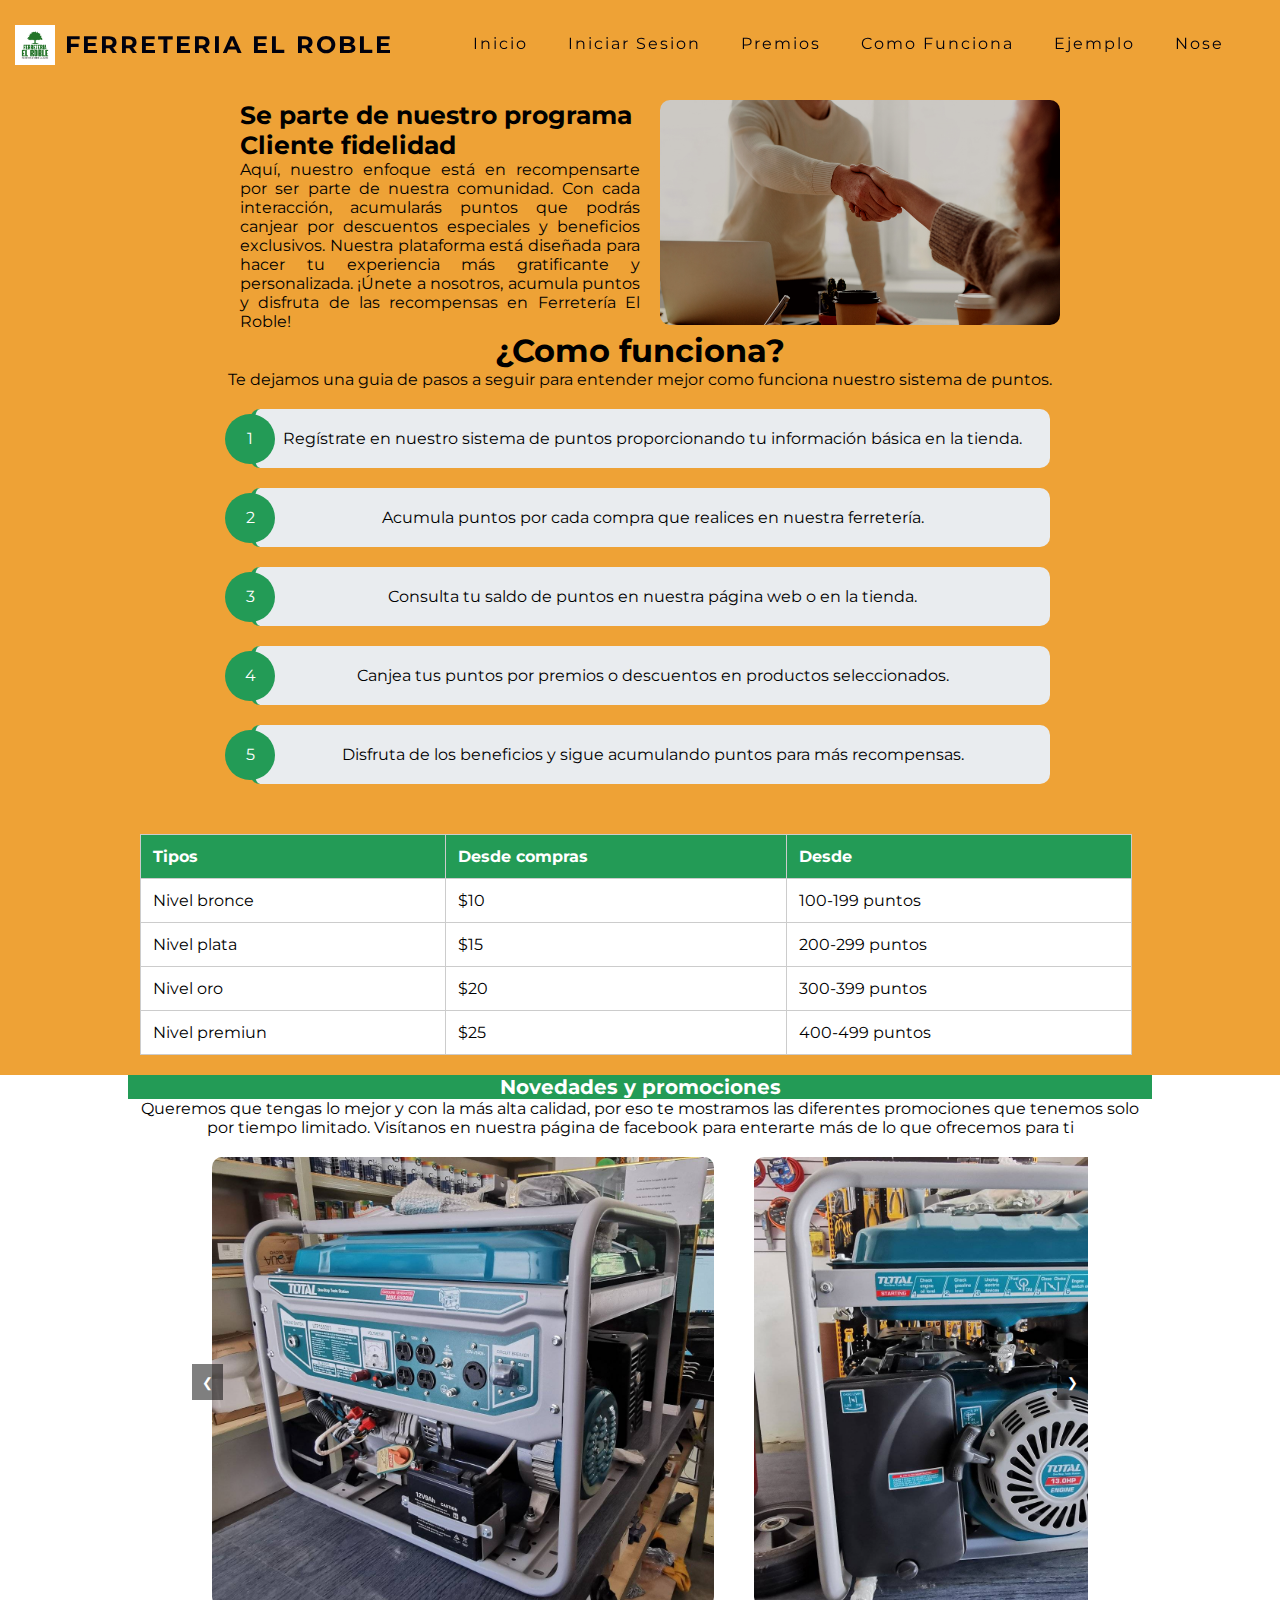
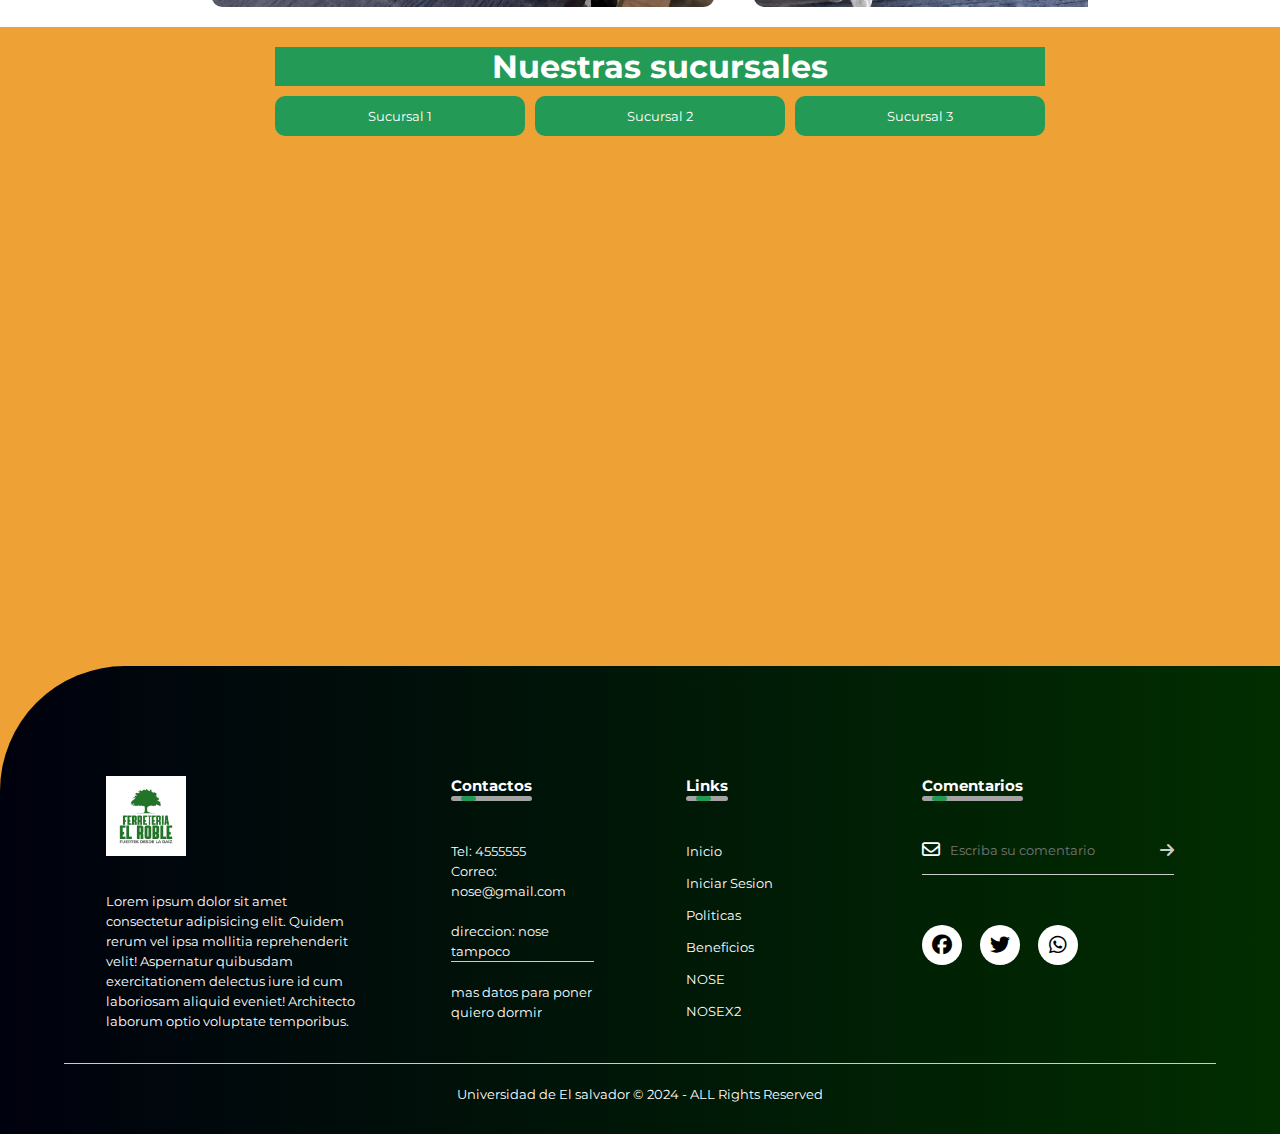
<file: Inicio/html/index.html>
<!DOCTYPE html>
<html lang="en">
<head>
    <meta charset="UTF-8">
    <meta name="viewport" content="width=device-width, initial-scale=1.0">
    <!-- Establece una conexión anticipada a Google Fonts para mejorar el rendimiento -->
    <link rel="preconnect" href="https://fonts.googleapis.com">
    <!-- Establece una conexión anticipada al dominio de Google Fonts para cargar las fuentes -->
    <link rel="preconnect" href="https://fonts.gstatic.com" crossorigin>
    <!-- Enlace a Google Fonts para cargar la fuente 'Montserrat' con varios pesos (300, 400, 500, 600, 700) -->
    <link href="https://fonts.googleapis.com/css2?family=Montserrat:wght@300;400;500;600;700&display=swap" rel="stylesheet">
    <link rel="stylesheet" href="https://cdnjs.cloudflare.com/ajax/libs/font-awesome/6.5.2/css/all.min.css">
    
    <link rel="stylesheet" href="/Inicio/estilos/navbar.css">
    <link rel="stylesheet" href="/Inicio/estilos/content.css">
    <link rel="stylesheet" href="/Inicio/estilos/footer.css">
    <script src="/Inicio/js/navbar.js" defer></script>
    <script src="/Inicio/js/map.js" defer></script>
    <script src="/Inicio/js/carrucel.js" defer></script>
    
    <title>Inicio</title>
</head>
<body>
    <!--Parte de los navbar-->
    <header>
        <div class="logo-container">
            <img src="/Inicio/Logo.jpg" class="imgLogo" alt="">
            <a href="#" class="Nombre">Ferreteria El Roble</a>
        </div>
        <ul class="links">
            <li><a href="#">Inicio</a></li>
            <li><a href="/Login/index.html">Iniciar Sesion</a></li>
            <li><a href="/RamitaPrincipal/HTML/premios.html">Premios</a></li>
            <li><a href="#">Como Funciona</a></li>
            <li><a href="#">Ejemplo</a></li>
            <li><a href="#">Nose</a></li>
        </ul>
        <div class="toggle_btn"><i class="fa-solid fa-bars"></i></div>
         <div class="close_btn"><i class="fa-solid fa-x"></i></div>
    </header>
    

    <div class="content">
        <div class="Presentacion">
            <h1>Se parte de nuestro programa</h1>
            <h1>Cliente fidelidad</h1>
            <p>Aquí, nuestro enfoque está en recompensarte por ser parte de nuestra comunidad. Con cada interacción, 
                acumularás puntos que podrás canjear por descuentos especiales y beneficios exclusivos. Nuestra plataforma 
                está diseñada para hacer tu experiencia más gratificante y personalizada. ¡Únete a nosotros, acumula 
                puntos y disfruta de las recompensas en Ferretería El Roble!</p>
        </div>

        <div class="ImagenPresentacion">
            <img id="clienteFiel" src="/Inicio/clientefiel.png" alt="">
        </div>
    </div>

     <!--Parte de la app explicando los pasos a seguir para el sistem de puntos-->
    <div class="Content-Pasos">
        <div class="titulo">
            <h1>¿Como funciona?</h1>
            <p>Te dejamos una guia de pasos a seguir para entender mejor como funciona nuestro sistema de puntos.</p>
        </div>

        <div class="Pasos">
            <ol>
                <li>Regístrate en nuestro sistema de puntos proporcionando tu información básica en la tienda.</li>
                
                <li>Acumula puntos por cada compra que realices en nuestra ferretería.</li>
                <li>Consulta tu saldo de puntos en nuestra página web o en la tienda.</li>
                <li>Canjea tus puntos por premios o descuentos en productos seleccionados.</li>
                <li>Disfruta de los beneficios y sigue acumulando puntos para más recompensas.</li>
            </ol>
        </div>
    </div>

     <!--Tabla explicando los niveles de usuario-->
    <div class="tbl-niveles-usuario">
        <table>
            <tbody>
                <tr>
                    <th>Tipos</th>
                    <th>Desde compras</th>
                    <th>Desde</th>
                </tr>

                <tr>
                    <td>Nivel bronce</td>
                    <td>$10</td>
                    <td>100-199 puntos</td>
                </tr>

                <tr>
                    <td>Nivel plata</td>
                    <td>$15</td>
                    <td>200-299 puntos</td>
                </tr>

                <tr>
                    <td>Nivel oro</td>
                    <td>$20</td>
                    <td>300-399 puntos</td>
                </tr>

                <tr>
                    <td>Nivel premiun</td>
                    <td>$25</td>
                    <td>400-499 puntos</td>
                </tr>
            </tbody>
        </table>
    </div>

    <!--Parte de las promociones-->
    <div class="Promociones">
        <div class="titulo"><h1>Novedades y promociones </h1></div>
        <div class="content-text">
            <p>
                Queremos que tengas lo mejor y con la más alta calidad, por eso te mostramos las diferentes promociones que tenemos solo por tiempo limitado.
                Visítanos en nuestra página de facebook para enterarte más de lo que ofrecemos para ti
            </p>
        </div>

        <div class="Imagen">
            <div class="slider">
                <img src="/Inicio/Img_Carrucel/compres3.jpg" alt="Imagen 1">
                <img src="/Inicio/Img_Carrucel/compres2.jpg" alt="Imagen 2">
                <img src="/Inicio/Img_Carrucel/compres.jpg" alt="Imagen 3">
                <img src="/Inicio/Img_Carrucel/foco_vintaje.jpg" alt="Imagen 4">
                <img src="/Inicio/Img_Carrucel/estufa.jpg" alt="Imagen 5">
            </div>
            <div class="buttons">
                <button id="prev">❮</button>
                <button id="next">❯</button>
            </div>
        </div>
    </div>

    <!--Ubicacion-->
    <div class="ubicacion">
        <div class="titulo">
            <h1>Nuestras sucursales</h1>
        </div>

        <div class="botones">
            <input type="submit" class="btn" id="inp1" value="Sucursal 1"> 
            <input type="submit" class="btn" id="inp2" value="Sucursal 2"> 
            <input type="submit" class="btn" id="inp3" value="Sucursal 3">
        </div>

        <div class="Imagenes">
            <iframe class="iframe-1" src="https://www.google.com/maps/embed?pb=!1m18!1m12!1m3!1d31037.414896919327!2d-88.22442229498152!3d13.493998499999996!2m3!1f0!2f0!3f0!3m2!1i1024!2i768!4f13.1!3m3!1m2!1s0x8f7b2be2d05b78d3%3A0x713a43c26671f3ca!2sFERRETERIA%20EL%20ROBLE%20SUCURSAL%201!5e0!3m2!1ses-419!2ssv!4v1717298908852!5m2!1ses-419!2ssv" 
            width="100%" height="300" style="border:0;" allowfullscreen="" loading="lazy" referrerpolicy="no-referrer-when-downgrade"></iframe>
           

            <iframe class="iframe-2" src="https://www.google.com/maps/embed?pb=!1m18!1m12!1m3!1d31037.414896919327!2d-88.22442229498152!3d13.493998499999996!2m3!1f0!2f0!3f0!3m2!1i1024!2i768!4f13.1!3m3!1m2!1s0x8f7b2bdacb3fc357%3A0x43140f9c9d0edfb2!2sFERRETERIA%20EL%20ROBLE!5e0!3m2!1ses-419!2ssv!4v1717298284618!5m2!1ses-419!2ssv" 
            width="100%" height="300" style="border:0;" allowfullscreen="" loading="lazy" referrerpolicy="no-referrer-when-downgrade"></iframe>
          
            
            <iframe class="iframe-3" src="https://www.google.com/maps/embed?pb=!1m18!1m12!1m3!1d31042.6939505172!2d-88.19494838916016!3d13.453327700000001!2m3!1f0!2f0!3f0!3m2!1i1024!2i768!4f13.1!3m3!1m2!1s0x8f7ad5469344e873%3A0xc32834ab16fa8e37!2sFerreter%C3%ADa%20El%20Roble!5e0!3m2!1ses-419!2ssv!4v1717298954749!5m2!1ses-419!2ssv" 
            width="100%" height="300" style="border:0;" allowfullscreen="" loading="lazy" referrerpolicy="no-referrer-when-downgrade"></iframe>
           
        </div>
    </div>
    

    <!--Esta seria la parte del Footer-->
    <footer>
        <div class="row">
            <div class="col">
                <img src="/Inicio/Logo.jpg" class="logo">
                <p>Lorem ipsum dolor sit amet consectetur adipisicing elit. Quidem rerum vel ipsa mollitia reprehenderit velit! Aspernatur quibusdam exercitationem delectus iure id cum laboriosam aliquid eveniet! Architecto laborum optio voluptate temporibus.</p>
            </div>
            <div class="col">
                <h3>Contactos <div class="underline"><span></span></div></h3>
                <p>Tel: 4555555</p>
                <p>Correo: nose@gmail.com</p>
                <p class="email-id">direccion: nose tampoco</p>
                <p>mas datos para poner</p>
                <p>quiero dormir</p>
            </div>
            <div class="col">
                <h3>Links<div class="underline"><span></span></div></h3>
                <ul>
                    <li>Inicio</li>
                    <li>Iniciar Sesion</li>
                    <li>Politicas</li>
                    <li>Beneficios</li>
                    <li>NOSE</li>
                    <li>NOSEX2</li>
                </ul>
            </div>
            <div class="col">
                <h3>Comentarios <div class="underline"><span></span></div></h3>
                <form >
                    <i class="fa-regular fa-envelope"></i>
                    <input type="email" placeholder="Escriba su comentario" required>
                    <button type="submit"><i class="fa-solid fa-arrow-right"></i></button>

                </form>
                <div class="social-icons">
                    <i class="fa-brands fa-facebook"></i>
                    <i class="fa-brands fa-twitter"></i>
                    <i class="fa-brands fa-whatsapp"></i>
                </div>
            </div>
        </div>
            <hr>
            <p class="copyright">Universidad de El salvador © 2024 - ALL Rights Reserved</p>
       
    </footer>
    
</body>
</html>
</file>
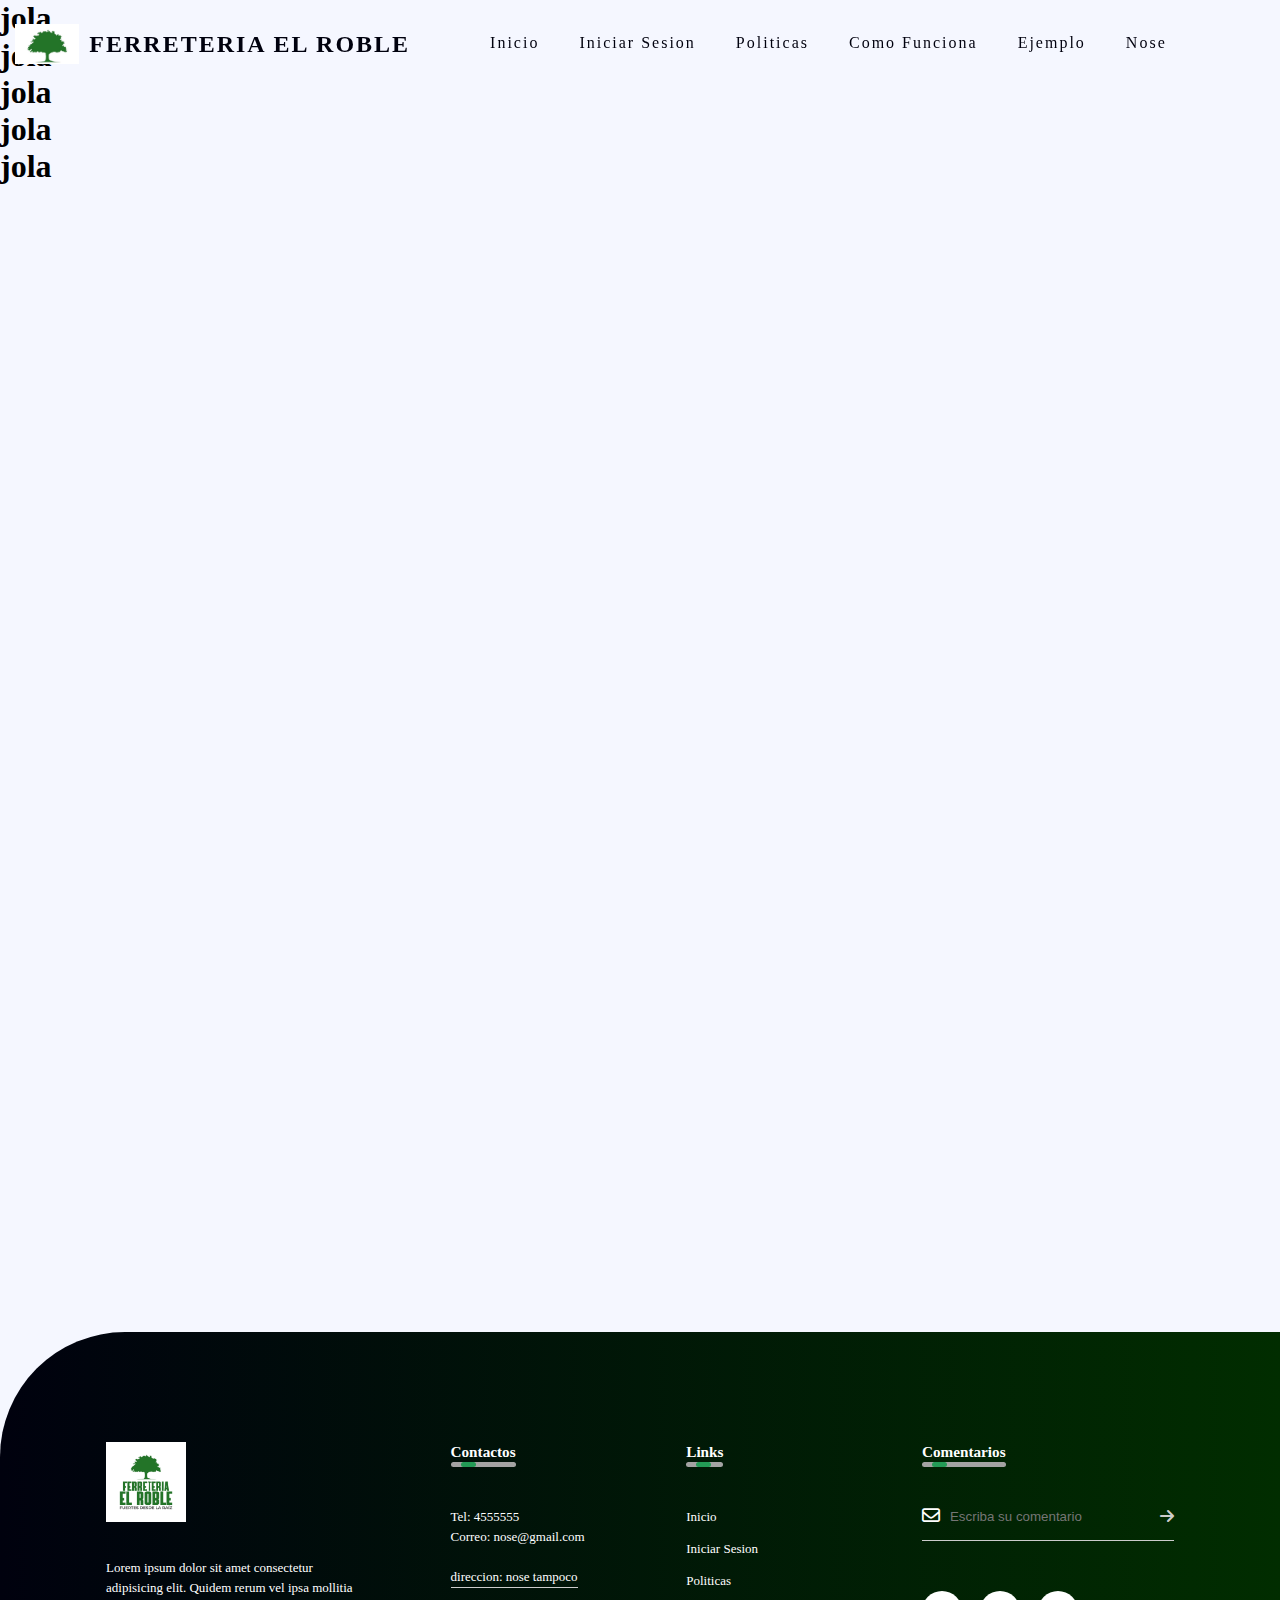
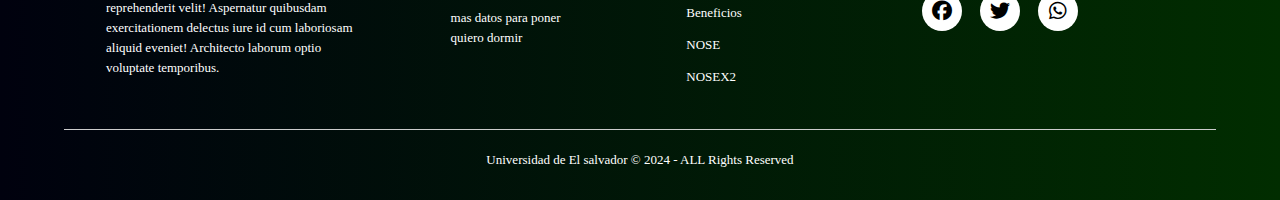
<file: RamitaPrincipal/HTML/navbar.html>
<!DOCTYPE html>
<html lang="en">
<head>
    <meta charset="UTF-8">
    <meta name="viewport" content="width=device-width, initial-scale=1.0">
    <title>Inicio de Sesion</title>
    <link rel="stylesheet" href="/RamitaPrincipal/estilos/navbar.css">
    <link rel="stylesheet" href="/RamitaPrincipal/estilos/footer.css">
  <link rel="stylesheet" href="https://cdnjs.cloudflare.com/ajax/libs/font-awesome/6.5.2/css/all.min.css">
  
</head>
<body>
    
    <header>
        <div class="logo-container">
            <img src="/RamitaPrincipal/img/arbol.jpg" class="imgLogo" alt="">
            <a href="#" class="Nombre">Ferreteria El Roble</a>
        </div>
        <ul class="links">
            <li><a href="#">Inicio</a></li>
            <li><a href="#">Iniciar Sesion</a></li>
            <li><a href="#">Politicas</a></li>
            <li><a href="#">Como Funciona</a></li>
            <li><a href="#">Ejemplo</a></li>
            <li><a href="#">Nose</a></li>
        </ul>
        <div class="toggle_btn"><i class="fa-solid fa-bars"></i></div>
         <div class="close_btn"><i class="fa-solid fa-x"></i></div>
    </header>
<main>
     
<section><h1>jola</h1></section>
<section><h1>jola</h1></section>
<section><h1>jola</h1></section>
<section><h1>jola</h1></section>
<section><h1>jola</h1></section>
</main>
    <footer>
        <div class="row">
            <div class="col">
                <img src="/RamitaPrincipal/img/Logo.jpg" class="logo">
                <p>Lorem ipsum dolor sit amet consectetur adipisicing elit. Quidem rerum vel ipsa mollitia reprehenderit velit! Aspernatur quibusdam exercitationem delectus iure id cum laboriosam aliquid eveniet! Architecto laborum optio voluptate temporibus.</p>
            </div>
            <div class="col">
                <h3>Contactos <div class="underline"><span></span></div></h3>
                <p>Tel: 4555555</p>
                <p>Correo: nose@gmail.com</p>
                <p class="email-id">direccion: nose tampoco</p>
                <p>mas datos para poner</p>
                <p>quiero dormir</p>
            </div>
            <div class="col">
                <h3>Links<div class="underline"><span></span></div></h3>
                <ul>
                    <li>Inicio</li>
                    <li>Iniciar Sesion</li>
                    <li>Politicas</li>
                    <li>Beneficios</li>
                    <li>NOSE</li>
                    <li>NOSEX2</li>
                </ul>
            </div>
            <div class="col">
                <h3>Comentarios <div class="underline"><span></span></div></h3>
                <form >
                    <i class="fa-regular fa-envelope"></i>
                    <input type="email" placeholder="Escriba su comentario" required>
                    <button type="submit"><i class="fa-solid fa-arrow-right"></i></button>

                </form>
                <div class="social-icons">
                    <i class="fa-brands fa-facebook"></i>
                    <i class="fa-brands fa-twitter"></i>
                    <i class="fa-brands fa-whatsapp"></i>
                </div>
            </div>
        </div>
            <hr>
            <p class="copyright">Universidad de El salvador © 2024 - ALL Rights Reserved</p>
       
    </footer>
    
</body>


<script src="/RamitaPrincipal/js/navbar.js"></script>
</html>
</file>
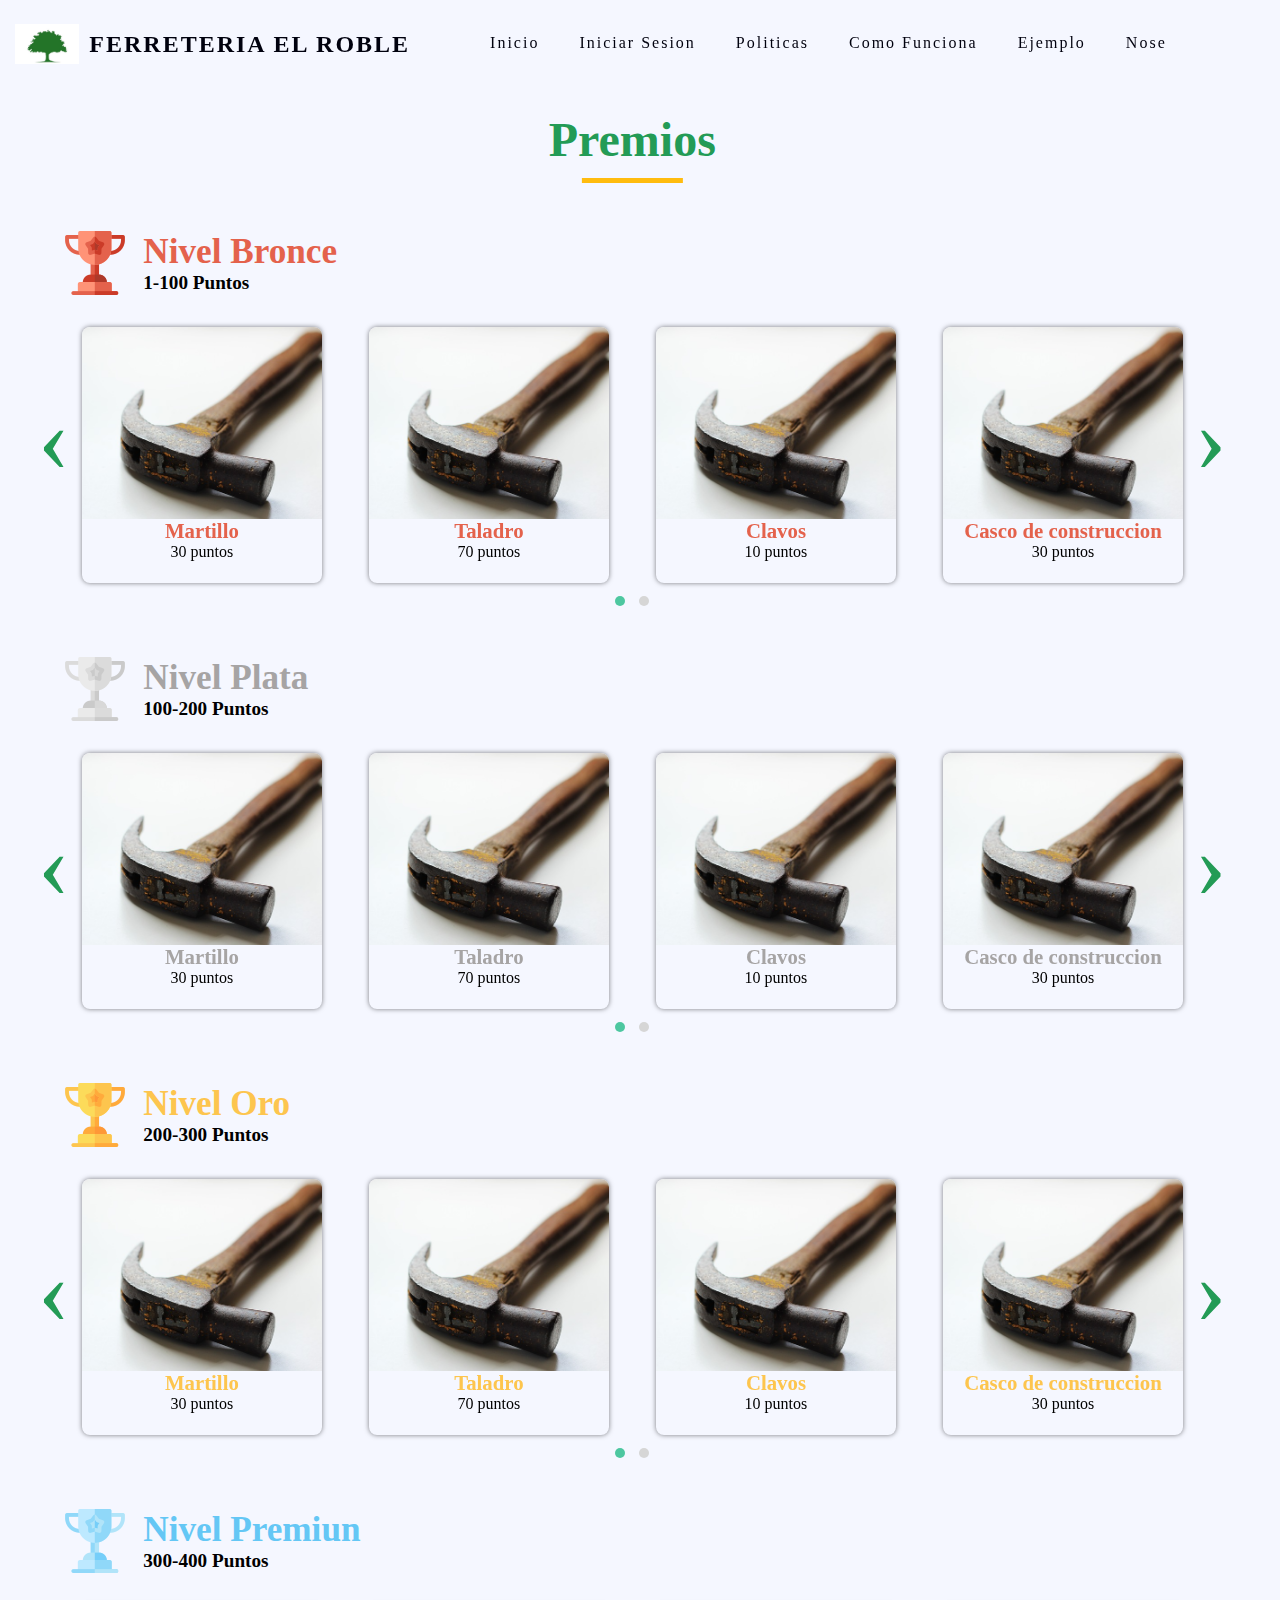
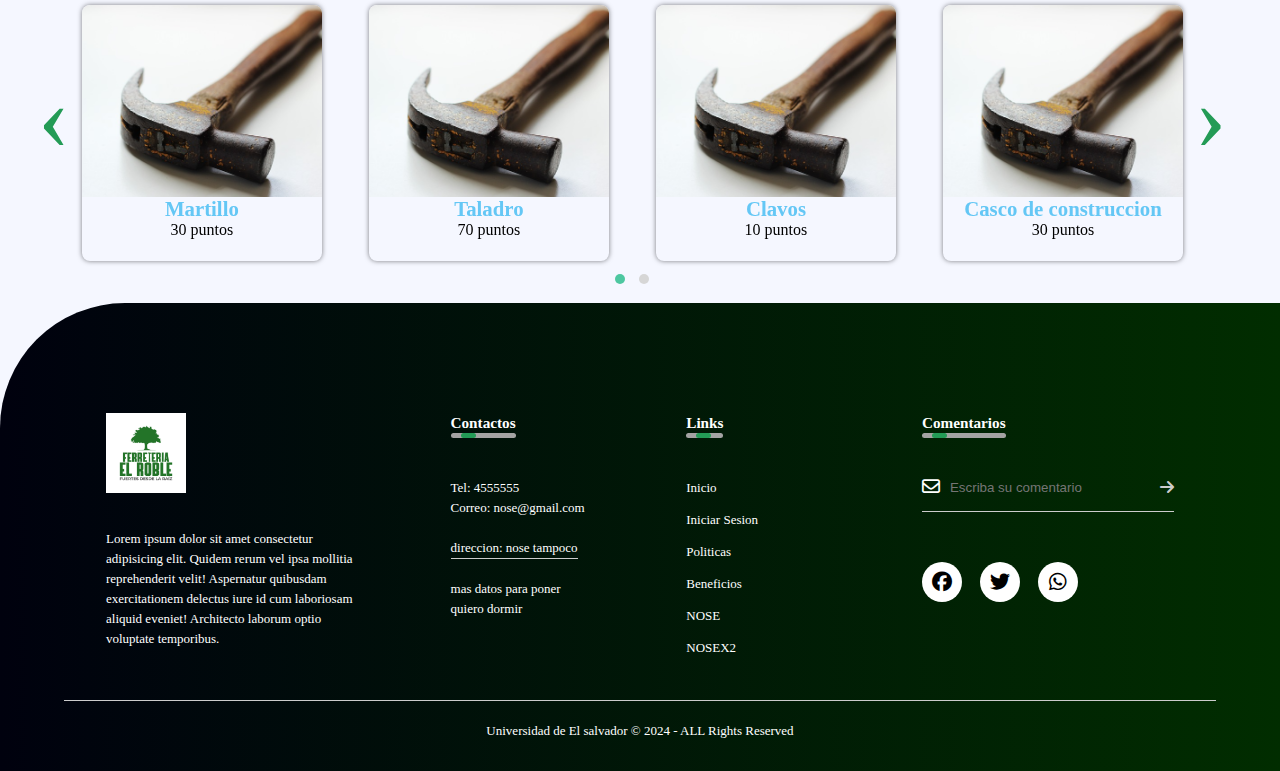
<file: RamitaPrincipal/HTML/premios.html>
<!DOCTYPE html>
<html lang="es">
<head>
    <meta charset="UTF-8">
    <meta name="viewport" content="width=device-width, initial-scale=1.0">
    <title>Premios</title>
    <link rel="stylesheet" href="/RamitaPrincipal/estilos/owl.carousel.min.css">
    <link rel="stylesheet" href="/RamitaPrincipal/estilos/owl.theme.green.min.css">
    <link rel="stylesheet" href="/RamitaPrincipal/estilos/premios.css">
    <link rel="stylesheet" href="/RamitaPrincipal/estilos/navbar.css">
    <link rel="stylesheet" href="/RamitaPrincipal/estilos/footer.css">
    <link rel="stylesheet" href="https://cdnjs.cloudflare.com/ajax/libs/font-awesome/6.5.2/css/all.min.css">
</head>
<body>
    
<!-----------------------SECCION NAVBAR MENU-------------------------------->
    <header>
        <div class="logo-container">
            <img src="/RamitaPrincipal/img/arbol.jpg" class="imgLogo" alt="">
            <a href="#" class="Nombre">Ferreteria El Roble</a>
        </div>
        <ul class="links">
            <li><a href="#">Inicio</a></li>
            <li><a href="/Login/index.html">Iniciar Sesion</a></li>
            <li><a href="#">Politicas</a></li>
            <li><a href="/Inicio/html/index.html">Como Funciona</a></li>
            <li><a href="#">Ejemplo</a></li>
            <li><a href="#">Nose</a></li>
        </ul>
        <div class="toggle_btn"><i class="fa-solid fa-bars"></i></div>
         <div class="close_btn"><i class="fa-solid fa-x"></i></div>
    </header>


<!-----------------------SECCION PREMIOS-------------------------------->
<main>
<section id="premio">
    <h1 class="heading">Premios</h1>

    <!--PREMIOS DE NIVEL BRONCE-->
    <div class="premios-container " id="bronce-container">

        <!--NIVEL BRONCE-->
        <div class="premio-nivel-bronce">
            <img src="/RamitaPrincipal/img/trofeo-bronce.png" class="imgBronce">
            <div class="textos-C">
                <h2 class="titulo_premio bronce">Nivel Bronce</h2>
                <h4 class="subtitulo_premio">1-100 Puntos</h4>
            </div>
        </div>
        <div class="premios-slider owl-carousel owl-theme">

            <!--PREMIOS DE NIVEL BRONCE-->
            <div class="premio-card item">
                <div class="image">
                    <img src="/RamitaPrincipal/img/martillo.jpg" alt="">
                </div>
                <div class="content">
                    <h3 class="Color_bronce">Martillo</h3>
                    <div class="puntos">30 puntos</div>
                </div>
                <div class="info">
                    <h4>Informacion de Producto</h4>
                    <p>Lorem ipsum dolor sit amet consectetur adipisicing elit. 
                        Voluptate vel itaque quas laboriosam magni dolores illum veritatis, 
                        </p>
                    <a href="#"><button>Reclamar</button></a>
                </div>
            </div>

            <div class="premio-card item">
                <div class="image">
                    <img src="/RamitaPrincipal/img/martillo.jpg" alt="">
                </div>
                <div class="content">
                    <h3 class="Color_bronce">Taladro</h3>
                    <div class="puntos">70 puntos</div>
                </div>
                <div class="info">
                    <h4>Informacion de Producto</h4>
                    <p>Lorem ipsum dolor sit amet consectetur adipisicing elit. 
                        Voluptate vel itaque quas laboriosam magni dolores illum veritatis, 
                        </p>
                    <a href="#"><button>Reclamar</button></a>
                </div>
            </div>

            <div class="premio-card item">
                <div class="image">
                    <img src="/RamitaPrincipal/img/martillo.jpg" alt="">
                </div>
                <div class="content">
                    <h3 class="Color_bronce">Clavos</h3>
                    <div class="puntos">10 puntos</div>
                </div>
                <div class="info">
                    <h4>Informacion de Producto</h4>
                    <p>Lorem ipsum dolor sit amet consectetur adipisicing elit. 
                        Voluptate vel itaque quas laboriosam magni dolores illum veritatis, 
                        </p>
                    <a href="#"><button>Reclamar</button></a>
                </div>
            </div>

            <div class="premio-card item">
                <div class="image">
                    <img src="/RamitaPrincipal/img/martillo.jpg" alt="">
                </div>
                <div class="content">
                    <h3 class="Color_bronce">Casco de construccion</h3>
                    <div class="puntos">30 puntos</div>
                </div>
                <div class="info">
                    <h4>Informacion de Producto</h4>
                    <p>Lorem ipsum dolor sit amet consectetur adipisicing elit. 
                        Voluptate vel itaque quas laboriosam magni dolores illum veritatis, 
                        </p>
                    <a href="#"><button>Reclamar</button></a>
                </div>
            </div>

            <div class="premio-card item">
                <div class="image">
                    <img src="/RamitaPrincipal/img/martillo.jpg" alt="">
                </div>
                <div class="content">
                    <h3 class="Color_bronce">Motosierra</h3>
                    <div class="puntos">120 puntos</div>
                </div>
                <div class="info">
                    <h4>Informacion de Producto</h4>
                    <p>Lorem ipsum dolor sit amet consectetur adipisicing elit. 
                        Voluptate vel itaque quas laboriosam magni dolores illum veritatis, 
                        </p>
                    <a href="#"><button>Reclamar</button></a>
                </div>
            </div>
            <div class="premio-card item">
                <div class="image">
                    <img src="/RamitaPrincipal/img/martillo.jpg" alt="">
                </div>
                <div class="content">
                    <h3 class="Color_bronce">Pistola</h3>
                    <div class="puntos">180 puntos</div>
                </div>
                <div class="info">
                    <h4>Informacion de Producto</h4>
                    <p>Lorem ipsum dolor sit amet consectetur adipisicing elit. 
                        Voluptate vel itaque quas laboriosam magni dolores illum veritatis, 
                        </p>
                    <a href="#"><button>Reclamar</button></a>
                </div>
            </div>

        </div>

    </div>

    <!--PREMIOS DE NIVEL PLATA-->
    <div class="premios-container " id="bronce-container">

        <!--NIVEL PLATA-->
        <div class="premio-nivel-plata">
            <img src="/RamitaPrincipal/img/trofeo-plata.png" class="imgBronce">
            <div class="textos-C">
                <h2 class="titulo_premio plata">Nivel Plata</h2>
                <h4 class="subtitulo_premio">100-200 Puntos</h4>
            </div>
        </div>
        <div class="premios-slider owl-carousel owl-theme">

            <!--PREMIOS DE NIVEL PLATA-->
            <div class="premio-card item">
                <div class="image">
                    <img src="/RamitaPrincipal/img/martillo.jpg" alt="">
                </div>
                <div class="content">
                    <h3 class="Color_plata">Martillo</h3>
                    <div class="puntos">30 puntos</div>
                </div>
                <div class="info">
                    <h4>Informacion de Producto</h4>
                    <p>Lorem ipsum dolor sit amet consectetur adipisicing elit. 
                        Voluptate vel itaque quas laboriosam magni dolores illum veritatis, 
                        </p>
                    <a href="#"><button>Reclamar</button></a>
                </div>
            </div>

            <div class="premio-card item">
                <div class="image">
                    <img src="/RamitaPrincipal/img/martillo.jpg" alt="">
                </div>
                <div class="content">
                    <h3 class="Color_plata">Taladro</h3>
                    <div class="puntos">70 puntos</div>
                </div>
                <div class="info">
                    <h4>Informacion de Producto</h4>
                    <p>Lorem ipsum dolor sit amet consectetur adipisicing elit. 
                        Voluptate vel itaque quas laboriosam magni dolores illum veritatis, 
                        </p>
                    <a href="#"><button>Reclamar</button></a>
                </div>
            </div>

            <div class="premio-card item">
                <div class="image">
                    <img src="/RamitaPrincipal/img/martillo.jpg" alt="">
                </div>
                <div class="content">
                    <h3 class="Color_plata">Clavos</h3>
                    <div class="puntos">10 puntos</div>
                </div>
                <div class="info">
                    <h4>Informacion de Producto</h4>
                    <p>Lorem ipsum dolor sit amet consectetur adipisicing elit. 
                        Voluptate vel itaque quas laboriosam magni dolores illum veritatis, 
                        </p>
                    <a href="#"><button>Reclamar</button></a>
                </div>
            </div>

            <div class="premio-card item">
                <div class="image">
                    <img src="/RamitaPrincipal/img/martillo.jpg" alt="">
                </div>
                <div class="content">
                    <h3 class="Color_plata">Casco de construccion</h3>
                    <div class="puntos">30 puntos</div>
                </div>
                <div class="info">
                    <h4>Informacion de Producto</h4>
                    <p>Lorem ipsum dolor sit amet consectetur adipisicing elit. 
                        Voluptate vel itaque quas laboriosam magni dolores illum veritatis, 
                        </p>
                    <a href="#"><button>Reclamar</button></a>
                </div>
            </div>

            <div class="premio-card item">
                <div class="image">
                    <img src="/RamitaPrincipal/img/martillo.jpg" alt="">
                </div>
                <div class="content">
                    <h3 class="Color_plata">Motosierra</h3>
                    <div class="puntos">120 puntos</div>
                </div>
                <div class="info">
                    <h4>Informacion de Producto</h4>
                    <p>Lorem ipsum dolor sit amet consectetur adipisicing elit. 
                        Voluptate vel itaque quas laboriosam magni dolores illum veritatis, 
                        </p>
                    <a href="#"><button>Reclamar</button></a>
                </div>
            </div>
            <div class="premio-card item">
                <div class="image">
                    <img src="/RamitaPrincipal/img/martillo.jpg" alt="">
                </div>
                <div class="content">
                    <h3 class="Color_plata">Pistola</h3>
                    <div class="puntos">180 puntos</div>
                </div>
                <div class="info">
                    <h4>Informacion de Producto</h4>
                    <p>Lorem ipsum dolor sit amet consectetur adipisicing elit. 
                        Voluptate vel itaque quas laboriosam magni dolores illum veritatis, 
                        </p>
                    <a href="#"><button>Reclamar</button></a>
                </div>
            </div>

        </div>

    </div>

     <!--PREMIOS DE NIVEL ORO-->
     <div class="premios-container " id="bronce-container">

        <!--NIVEL ORO-->
        <div class="premio-nivel-oro">
            <img src="/RamitaPrincipal/img/trofeo-oro.png" class="imgBronce">
            <div class="textos-C">
                <h2 class="titulo_premio oro">Nivel Oro</h2>
                <h4 class="subtitulo_premio">200-300 Puntos</h4>
            </div>
        </div>
        <div class="premios-slider owl-carousel owl-theme">

            <!--PREMIOS DE NIVEL ORO-->
            <div class="premio-card item">
                <div class="image">
                    <img src="/RamitaPrincipal/img/martillo.jpg" alt="">
                </div>
                <div class="content">
                    <h3 class="Color_oro">Martillo</h3>
                    <div class="puntos">30 puntos</div>
                </div>
                <div class="info">
                    <h4>Informacion de Producto</h4>
                    <p>Lorem ipsum dolor sit amet consectetur adipisicing elit. 
                        Voluptate vel itaque quas laboriosam magni dolores illum veritatis, 
                        </p>
                    <a href="#"><button>Reclamar</button></a>
                </div>
            </div>

            <div class="premio-card item">
                <div class="image">
                    <img src="/RamitaPrincipal/img/martillo.jpg" alt="">
                </div>
                <div class="content">
                    <h3 class="Color_oro">Taladro</h3>
                    <div class="puntos">70 puntos</div>
                </div>
                <div class="info">
                    <h4>Informacion de Producto</h4>
                    <p>Lorem ipsum dolor sit amet consectetur adipisicing elit. 
                        Voluptate vel itaque quas laboriosam magni dolores illum veritatis, 
                        </p>
                    <a href="#"><button>Reclamar</button></a>
                </div>
            </div>

            <div class="premio-card item">
                <div class="image">
                    <img src="/RamitaPrincipal/img/martillo.jpg" alt="">
                </div>
                <div class="content">
                    <h3 class="Color_oro">Clavos</h3>
                    <div class="puntos">10 puntos</div>
                </div>
                <div class="info">
                    <h4>Informacion de Producto</h4>
                    <p>Lorem ipsum dolor sit amet consectetur adipisicing elit. 
                        Voluptate vel itaque quas laboriosam magni dolores illum veritatis, 
                        </p>
                    <a href="#"><button>Reclamar</button></a>
                </div>
            </div>

            <div class="premio-card item">
                <div class="image">
                    <img src="/RamitaPrincipal/img/martillo.jpg" alt="">
                </div>
                <div class="content">
                    <h3 class="Color_oro">Casco de construccion</h3>
                    <div class="puntos">30 puntos</div>
                </div>
                <div class="info">
                    <h4>Informacion de Producto</h4>
                    <p>Lorem ipsum dolor sit amet consectetur adipisicing elit. 
                        Voluptate vel itaque quas laboriosam magni dolores illum veritatis, 
                        </p>
                    <a href="#"><button>Reclamar</button></a>
                </div>
            </div>

            <div class="premio-card item">
                <div class="image">
                    <img src="/RamitaPrincipal/img/martillo.jpg" alt="">
                </div>
                <div class="content">
                    <h3 class="Color_oro">Motosierra</h3>
                    <div class="puntos">120 puntos</div>
                </div>
                <div class="info">
                    <h4>Informacion de Producto</h4>
                    <p>Lorem ipsum dolor sit amet consectetur adipisicing elit. 
                        Voluptate vel itaque quas laboriosam magni dolores illum veritatis, 
                        </p>
                    <a href="#"><button>Reclamar</button></a>
                </div>
            </div>
            <div class="premio-card item">
                <div class="image">
                    <img src="/RamitaPrincipal/img/martillo.jpg" alt="">
                </div>
                <div class="content">
                    <h3 class="Color_oro">Pistola</h3>
                    <div class="puntos">180 puntos</div>
                </div>
                <div class="info">
                    <h4>Informacion de Producto</h4>
                    <p>Lorem ipsum dolor sit amet consectetur adipisicing elit. 
                        Voluptate vel itaque quas laboriosam magni dolores illum veritatis, 
                        </p>
                    <a href="#"><button>Reclamar</button></a>
                </div>
            </div>

        </div>

    </div>
 <!--PREMIOS DE NIVEL PREMIUN-->
 <div class="premios-container " id="bronce-container">

    <!--NIVEL PREMIUN-->
    <div class="premio-nivel-premiun">
        <img src="/RamitaPrincipal/img/trofeo-premiun.png" class="imgBronce">
        <div class="textos-C">
            <h2 class="titulo_premio premiun">Nivel Premiun</h2>
            <h4 class="subtitulo_premio">300-400 Puntos</h4>
        </div>
    </div>
    <div class="premios-slider owl-carousel owl-theme">

        <!--PREMIOS DE NIVEL ORO-->
        <div class="premio-card item">
            <div class="image">
                <img src="/RamitaPrincipal/img/martillo.jpg" alt="">
            </div>
            <div class="content">
                <h3 class="Color_premiun">Martillo</h3>
                <div class="puntos">30 puntos</div>
            </div>
            <div class="info">
                <h4>Informacion de Producto</h4>
                <p>Lorem ipsum dolor sit amet consectetur adipisicing elit. 
                    Voluptate vel itaque quas laboriosam magni dolores illum veritatis, 
                    </p>
                <a href="#"><button>Reclamar</button></a>
            </div>
        </div>

        <div class="premio-card item">
            <div class="image">
                <img src="/RamitaPrincipal/img/martillo.jpg" alt="">
            </div>
            <div class="content">
                <h3 class="Color_premiun">Taladro</h3>
                <div class="puntos">70 puntos</div>
            </div>
            <div class="info">
                <h4>Informacion de Producto</h4>
                <p>Lorem ipsum dolor sit amet consectetur adipisicing elit. 
                    Voluptate vel itaque quas laboriosam magni dolores illum veritatis, 
                    </p>
                <a href="#"><button>Reclamar</button></a>
            </div>
        </div>

        <div class="premio-card item">
            <div class="image">
                <img src="/RamitaPrincipal/img/martillo.jpg" alt="">
            </div>
            <div class="content">
                <h3 class="Color_premiun">Clavos</h3>
                <div class="puntos">10 puntos</div>
            </div>
            <div class="info">
                <h4>Informacion de Producto</h4>
                <p>Lorem ipsum dolor sit amet consectetur adipisicing elit. 
                    Voluptate vel itaque quas laboriosam magni dolores illum veritatis, 
                    </p>
                <a href="#"><button>Reclamar</button></a>
            </div>
        </div>

        <div class="premio-card item">
            <div class="image">
                <img src="/RamitaPrincipal/img/martillo.jpg" alt="">
            </div>
            <div class="content">
                <h3 class="Color_premiun">Casco de construccion</h3>
                <div class="puntos">30 puntos</div>
            </div>
            <div class="info">
                <h4>Informacion de Producto</h4>
                <p>Lorem ipsum dolor sit amet consectetur adipisicing elit. 
                    Voluptate vel itaque quas laboriosam magni dolores illum veritatis, 
                    </p>
                <a href="#"><button>Reclamar</button></a>
            </div>
        </div>

        <div class="premio-card item">
            <div class="image">
                <img src="/RamitaPrincipal/img/martillo.jpg" alt="">
            </div>
            <div class="content">
                <h3 class="Color_premiun">Motosierra</h3>
                <div class="puntos">120 puntos</div>
            </div>
            <div class="info">
                <h4>Informacion de Producto</h4>
                <p>Lorem ipsum dolor sit amet consectetur adipisicing elit. 
                    Voluptate vel itaque quas laboriosam magni dolores illum veritatis, 
                    </p>
                <a href="#"><button>Reclamar</button></a>
            </div>
        </div>
        <div class="premio-card item">
            <div class="image">
                <img src="/RamitaPrincipal/img/martillo.jpg" alt="">
            </div>
            <div class="content">
                <h3 class="Color_premiun">Pistola</h3>
                <div class="puntos">180 puntos</div>
            </div>
            <div class="info">
                <h4>Informacion de Producto</h4>
                <p>Lorem ipsum dolor sit amet consectetur adipisicing elit. 
                    Voluptate vel itaque quas laboriosam magni dolores illum veritatis, 
                    </p>
                <a href="#"><button>Reclamar</button></a>
            </div>
        </div>

    </div>

</div>

</section>


</main>

<!-----------------------SECCION FOOTER-------------------------------->
    <footer>
        <div class="row">
            <div class="col">
                <img src="/RamitaPrincipal/img/Logo.jpg" class="logo">
                <p>Lorem ipsum dolor sit amet consectetur adipisicing elit. Quidem rerum vel ipsa mollitia reprehenderit velit! Aspernatur quibusdam exercitationem delectus iure id cum laboriosam aliquid eveniet! Architecto laborum optio voluptate temporibus.</p>
            </div>
            <div class="col">
                <h3>Contactos <div class="underline"><span></span></div></h3>
                <p>Tel: 4555555</p>
                <p>Correo: nose@gmail.com</p>
                <p class="email-id">direccion: nose tampoco</p>
                <p>mas datos para poner</p>
                <p>quiero dormir</p>
            </div>
            <div class="col">
                <h3>Links<div class="underline"><span></span></div></h3>
                <ul>
                    <li>Inicio</li>
                    <li>Iniciar Sesion</li>
                    <li>Politicas</li>
                    <li>Beneficios</li>
                    <li>NOSE</li>
                    <li>NOSEX2</li>
                </ul>
            </div>
            <div class="col">
                <h3>Comentarios <div class="underline"><span></span></div></h3>
                <form >
                    <i class="fa-regular fa-envelope"></i>
                    <input type="email" placeholder="Escriba su comentario" required>
                    <button type="submit"><i class="fa-solid fa-arrow-right"></i></button>

                </form>
                <div class="social-icons">
                    <i class="fa-brands fa-facebook"></i>
                    <i class="fa-brands fa-twitter"></i>
                    <i class="fa-brands fa-whatsapp"></i>
                </div>
            </div>
        </div>
            <hr>
            <p class="copyright">Universidad de El salvador © 2024 - ALL Rights Reserved</p>
       
    </footer>


</body>

<script src="https://cdnjs.cloudflare.com/ajax/libs/jquery/3.6.0/jquery.min.js"></script>
<script src="/RamitaPrincipal/js/owl.carousel.min.js"></script>
<script src="/RamitaPrincipal/js/premio-slider.js"></script>
<script src="/RamitaPrincipal/js/navbar.js"></script>

</html>
</file>
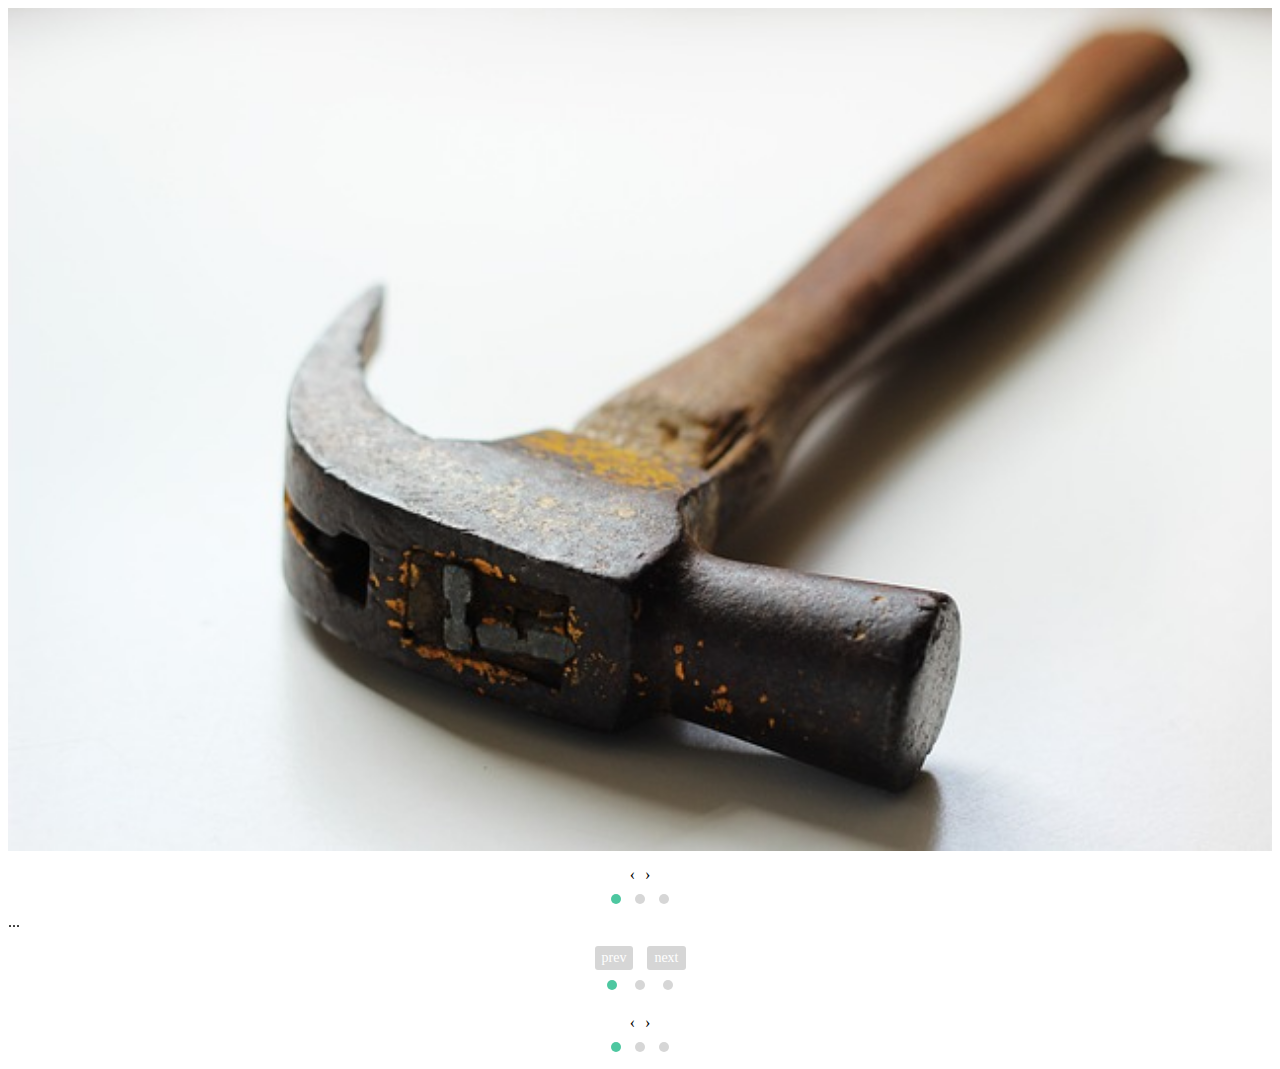
<file: RamitaPrincipal/HTML/PRUEBA.html>
<!DOCTYPE html>
<html lang="en">
<head>
    <meta charset="UTF-8">
    <meta name="viewport" content="width=device-width, initial-scale=1.0">
    <title>Owl Carousel Example</title>
    <link rel="stylesheet" href="/RamitaPrincipal/estilos/owl.carousel.min.css">
    <link rel="stylesheet" href="/RamitaPrincipal/estilos/owl.theme.green.min.css">
</head>
<body>
    <div class="owl-carousel owl-theme">
        <div class="item"><img src="/RamitaPrincipal/img/martillo.jpg" alt="Image 1"></div>
        <div class="item"><img src="/RamitaPrincipal/img/martillo.jpg" alt="Image 2"></div>
        <div class="item"><img src="/RamitaPrincipal/img/martillo.jpg" alt="Image 3"></div>
    </div>
    <div class="owl-carousel owl-theme owl-loaded">
        <div class="owl-stage-outer">
            <div class="owl-stage">
                <div class="owl-item">...</div>
                <div class="owl-item">...</div>
                <div class="owl-item">...</div>
            </div>
        </div>
        <div class="owl-nav">
            <div class="owl-prev">prev</div>
            <div class="owl-next">next</div>
        </div>
        <div class="owl-dots">
            <div class="owl-dot active"><span></span></div>
            <div class="owl-dot"><span></span></div>
            <div class="owl-dot"><span></span></div>
        </div>
    </div>
    <script src="https://cdnjs.cloudflare.com/ajax/libs/jquery/3.6.0/jquery.min.js"></script>
    <script src="/RamitaPrincipal/js/owl.carousel.min.js"></script>
  
    <script>
        $(document).ready(function(){
            $(".owl-carousel").owlCarousel({
                items: 1,
                loop: true,
                margin: 10,
                nav: true,
                dots: true,
                autoplay: true,
                autoplayTimeout: 3000,
                autoplayHoverPause: true
            });
        });
    </script>
</body>
</html>
</file>
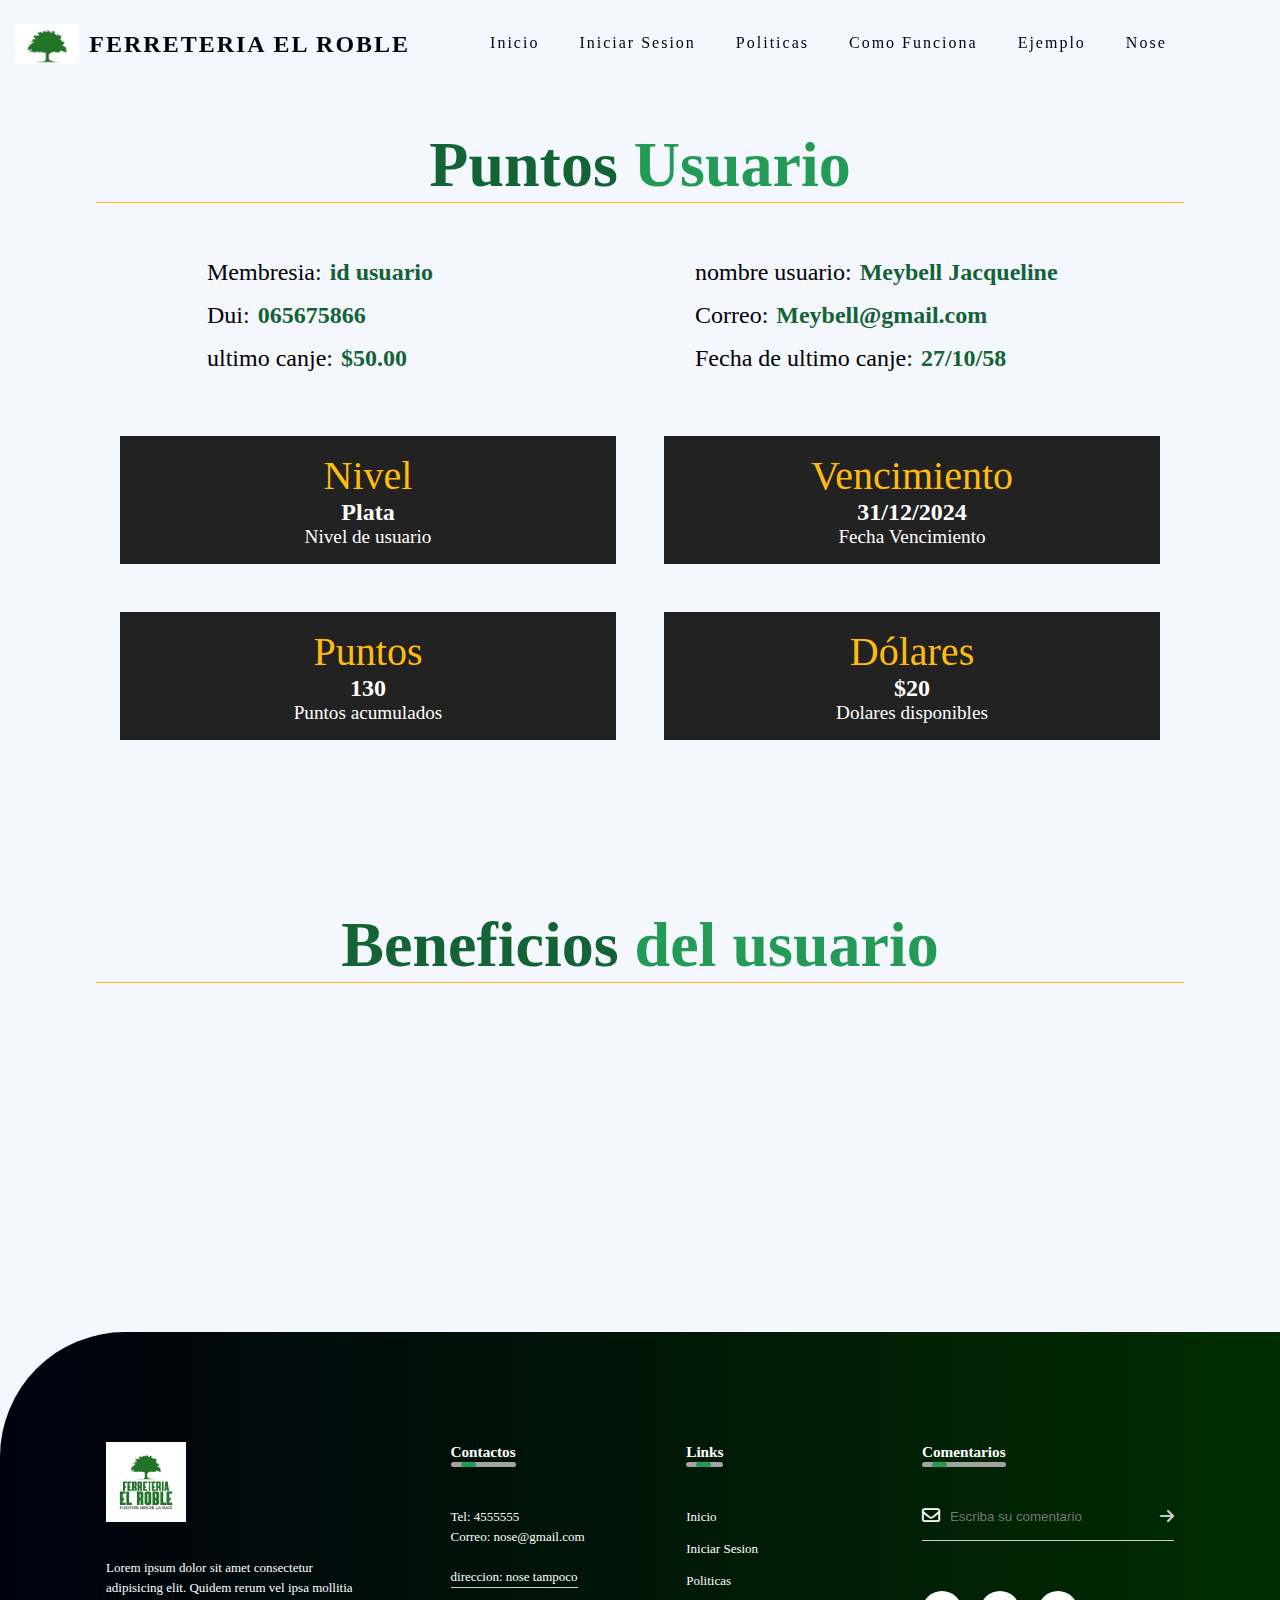
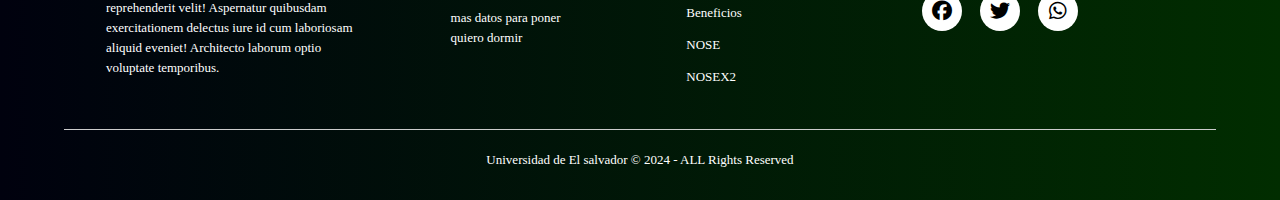
<file: RamitaPrincipal/HTML/puntos.html>
<!DOCTYPE html>
<html lang="en">
<head>
    <meta charset="UTF-8">
    <meta name="viewport" content="width=device-width, initial-scale=1.0">
    <title>Puntos</title>
    <link rel="stylesheet" href="/RamitaPrincipal/estilos/owl.carousel.min.css">
    <link rel="stylesheet" href="/RamitaPrincipal/estilos/owl.theme.green.min.css">
    <link rel="stylesheet" href="/RamitaPrincipal/estilos/navbar.css">
    <link rel="stylesheet" href="/RamitaPrincipal/estilos/footer.css">
    <link rel="stylesheet" href="https://cdnjs.cloudflare.com/ajax/libs/font-awesome/6.5.2/css/all.min.css">
    <link rel="stylesheet" href="/RamitaPrincipal/estilos/puntos.css">
</head>
<body>
    <!-----------------------SECCION NAVBAR MENU-------------------------------->
    <header>
        <div class="logo-container">
            <img src="/RamitaPrincipal/img/arbol.jpg" class="imgLogo" alt="">
            <a href="#" class="Nombre">Ferreteria El Roble</a>
        </div>
        <ul class="links">
            <li><a href="#">Inicio</a></li>
            <li><a href="/Login/index.html">Iniciar Sesion</a></li>
            <li><a href="#">Politicas</a></li>
            <li><a href="/Inicio/html/index.html">Como Funciona</a></li>
            <li><a href="#">Ejemplo</a></li>
            <li><a href="#">Nose</a></li>
        </ul>
        <div class="toggle_btn"><i class="fa-solid fa-bars"></i></div>
         <div class="close_btn"><i class="fa-solid fa-x"></i></div>
    </header>

<!--------------------------SECCION PUNTOS----------------------------------------->

<main>
    <section class="puntos" id="puntos">
        <h1 class="title"><span>Puntos</span> Usuario</h1>
        <div class="row">
            <div class="infoP">
                <div><span>Membresia: </span><h3>id usuario</h3></div>
                <div><span>nombre usuario: </span><h3>Meybell Jacqueline</h3></div>
                <div><span>Dui: </span><h3>065675866</h3></div>
                <div><span>Correo: </span><h3>Meybell@gmail.com</h3></div>
                <div><span>ultimo canje:</span><h3>$50.00</h3></div>
                <div><span>Fecha de ultimo canje:</span><h3>27/10/58</h3></div>
            </div>

            <div class="Informacion">

                <div class="box">
                    <span>Nivel</span>
                    <h3>Plata</h3>
                    <p>Nivel de usuario</p>
                </div>
                <div class="box">
                    <span>Vencimiento</span>
                    <h3>31/12/2024</h3>
                    <p>Fecha Vencimiento</p>
                </div>
                <div class="box">
                    <span>Puntos</span>
                    <h3>130</h3>
                    <p>Puntos acumulados</p>
                </div>
                <div class="box">
                    <span>Dólares</span>
                    <h3>$20</h3>
                    <p>Dolares disponibles</p>
                </div>
                
            </div>
        </div>
    </section>

    <section class="Beneficios">
        <h1 class="title"><span>Beneficios</span> del usuario</h1>
    </section>
</main>




<!-----------------------SECCION FOOTER-------------------------------->
<footer>
    <div class="row">
        <div class="col">
            <img src="/RamitaPrincipal/img/Logo.jpg" class="logo">
            <p>Lorem ipsum dolor sit amet consectetur adipisicing elit. Quidem rerum vel ipsa mollitia reprehenderit velit! Aspernatur quibusdam exercitationem delectus iure id cum laboriosam aliquid eveniet! Architecto laborum optio voluptate temporibus.</p>
        </div>
        <div class="col">
            <h3>Contactos <div class="underline"><span></span></div></h3>
            <p>Tel: 4555555</p>
            <p>Correo: nose@gmail.com</p>
            <p class="email-id">direccion: nose tampoco</p>
            <p>mas datos para poner</p>
            <p>quiero dormir</p>
        </div>
        <div class="col">
            <h3>Links<div class="underline"><span></span></div></h3>
            <ul>
                <li>Inicio</li>
                <li>Iniciar Sesion</li>
                <li>Politicas</li>
                <li>Beneficios</li>
                <li>NOSE</li>
                <li>NOSEX2</li>
            </ul>
        </div>
        <div class="col">
            <h3>Comentarios <div class="underline"><span></span></div></h3>
            <form >
                <i class="fa-regular fa-envelope"></i>
                <input type="email" placeholder="Escriba su comentario" required>
                <button type="submit"><i class="fa-solid fa-arrow-right"></i></button>

            </form>
            <div class="social-icons">
                <i class="fa-brands fa-facebook"></i>
                <i class="fa-brands fa-twitter"></i>
                <i class="fa-brands fa-whatsapp"></i>
            </div>
        </div>
    </div>
        <hr>
        <p class="copyright">Universidad de El salvador © 2024 - ALL Rights Reserved</p>
   
</footer>
</body>
<script src="https://cdnjs.cloudflare.com/ajax/libs/jquery/3.6.0/jquery.min.js"></script>
<script src="/RamitaPrincipal/js/owl.carousel.min.js"></script>
<script src="/RamitaPrincipal/js/navbar.js"></script>
</html>
</file>
<file: Inicio/estilos/navbar.css>
*{
    margin: 0;
    padding: 0;
    box-sizing: border-box;
}

/*CSS HEADER*/
header{
    position: fixed;
    top: 0;
    left: 0;
    width: 100%;
    display: flex;
    justify-content: space-between;
    align-items: center;
    transition: 0.6s;
    padding: 1.5rem 6.25rem; 
    z-index: 100000;
}

.logo-container {
    display: flex;
    align-items: start;
    margin-left: -5.3125rem;
}

header .imgLogo {
    height: 2.5rem; 
    width: auto;
    margin-right: 0.625rem;  
}

header.sticky{
padding: 0.625rem 6.25rem;
background-color: #239B56;/*color fondo de navbar*/
}

header .Nombre{
    position: relative;
    font-weight: 700;
    color: #fff;
    text-decoration: none;
    font-size: 1.5em;
    text-transform: uppercase;
    letter-spacing: 0.125rem;
    transition: 0.6s;
    line-height: 2.5rem;/*para que este centrado con la imagen*/
    white-space: nowrap;
    color: #00010e;
}

header ul{
    position: relative;
    display: flex;
    justify-content: flex-end; 
    align-items: center;
    margin-top: 0.625rem;
    flex-grow: 1;
    margin-left: 3.75rem; /*espacio entre el logo y los li*/
}

header ul li{
    position: relative;
    list-style: none;
}

header ul li a{
    position: relative;
    margin: 0 5px;
    text-decoration: none;
    color: #00010e;
    letter-spacing: 0.125rem;
    font-weight: 500px;
    padding: 0.625rem 0.9375rem; /*  Padding ajustado para uniformidad */
    border-radius: 0.3125rem;
    transition:  0.3s ease-in-out; /* Transición suave para el fondo */
    white-space: nowrap;
}

header ul li a:hover {
    background: #136335; /* Color al pasar el mouse por encima */
}

header.sticky .Nombre{
    color: #fff;
}

header.sticky ul li a{
    color: #fff;
}

/*MENU  RESPONSIVE*/

header .toggle_btn{
    color: #fff;
    font-size: 1.5rem;
    cursor: pointer;
    display: none;
    margin-left: auto;
}
header .toggle_btn:hover {
color: #19683b; 
}

header .close_btn{
    color: #fff;
    font-size: 1.5rem;
    cursor: pointer;
    display: none;
}
header .close_btn:hover {
    color: #FFBC0F; 
    }


@media (max-width: 992px) {
    header {
        padding: 1.25rem 1.25rem; 
        
    }
   
    header .links {
        margin-top: 0;
        display: none;
        flex-direction: column;
        position: fixed;
        top: 0;
        right: 0;
        height: 100%;
        width: 250px;
        background: linear-gradient(to top, #00010e,#035702);
        padding: 20px;
        z-index: 9999;
        transition: 0.3s;
        justify-content: start;
    }

    header .links.show {
        display: flex;
    }

    header .links li {
        margin-bottom: 10px;
        margin-top: 20px;
    }
    header ul li a:hover {
        background: #239B56; /* Color al pasar el mouse por encima */
    }
    header .links li a {
        font-size: 18px;
        color: #fff;
    }
    header .toggle_btn {
        display: block; 
    margin-left: 40px;
    }
   
    header .close_btn {

        position: fixed;
        top: 20px;
        right: 20px;
        z-index: 10000;
    }

    header .links.show + .close_btn {
        display: block;
    }
}



/*CSS RESPONSIVO DEL HEADER*/
@media (max-width: 1150px) {
    header {
        padding: 1.25rem 3.125rem; 
    }

    header .Nombre {
        font-size: 1.3em; 
    }

    header ul {
        margin-left: 1.25rem;
    }

    header ul li a {
        padding: 0.3125rem 0.625rem; 
        font-size: 0.9em; 
        margin: 0 0.1875rem;
    }
    header .imgLogo {
        height: 2.5rem; 
        width: auto;
        margin-left: 40px;
    }
    header.sticky .imgLogo{
        margin-left: 5px;
    }


}




/*IMAGEN OPCIONAL*/
.banner{
    position: relative;
    width: 100%;
    height: 100vh;
    background: url(/RamitaPrincipal/img/fondoe.jpg);
    background-size: cover;
}
</file>
<file: Inicio/estilos/content.css>
*{
    font-family: 'Montserrat', sans-serif;
}

body
{
    background-color: #EEA236;
}

.content
{
    display: grid;
    grid-template-columns: repeat(2,400px);
    margin-top: 100px;
    justify-content: center;
    align-content: center;
}

.Presentacion h1 {
    font-size: 25px;
}

.Presentacion p
{
    text-align: justify;
}

.ImagenPresentacion{
    width: 100%;
    margin-left: 20px;
}

#clienteFiel{
    width: 100%;
    border-radius: 10px;
}

/*
.Imagen img 
{
    margin: 15px;
    width: 100%;
    border-radius: 10px;
} */

/* Móvil */
@media (max-width: 599px) {
    .content {
        grid-template-columns: 1fr;
        padding: 10px;
    }

    .Presentacion h1 {
        font-size: 20px;
    }

    .ImagenPresentacion {
        margin-left: 0;
        padding: 5px;
    }
}

/* Tableta */
@media (min-width: 600px) and (max-width: 899px) {
    .content {
        grid-template-columns: 1fr;
        margin-top: 75px;
        padding: 10px;
    }

    .Presentacion h1 {
        font-size: 22px;
    }

    .ImagenPresentacion {
        width: 100%;
        padding: 10px;
        position: relative;
        right: 20px;
        align-content: center;
    }
}

/* Escritorio */
@media (min-width: 900px) and (max-width: 1199px) {
    .content {
        grid-template-columns: repeat(2, 400px);
        margin-top: 100px;
    }

    .Presentacion h1 {
        font-size: 24px;
    }

    .ImagenPresentacion {
        margin-left: 15px;
    }
}

/* Pantallas grandes */
@media (min-width: 1200px) {
    .content {
        grid-template-columns: repeat(2, 400px);
        margin-top: 100px;
    }

    .Presentacion h1 {
        font-size: 25px;
    }

    .ImagenPresentacion {
        margin-left: 20px;
    }
}

/*Esto seria del contenedor de los pasos a seguir*/
.Content-Pasos
{
    text-align: center;
}

.titulo h1 
{
    text-align: center;
}

/*Serie de pasos a seguir*/
.Content-Pasos .Pasos {
    display: flex;
    justify-content: center;
    align-items: center;
    width: 100%;
}

.Pasos {
    position: relative;
}

@media (max-width: 850px) {
    .Content-Pasos .Pasos li 
    {
        width: 95%;
    }
}

.Pasos ol {
    counter-reset: step-counter;
    padding-left: 20px
}
.Pasos li {
    counter-increment: step-counter;
    margin: 20px 0;
    padding: 20px;
    background-color: #e9ecef;
    border-left: 5px solid #239b56;
    position: relative;
    list-style: none;
    border-radius: 10px;
    width: 800px;
}
.Pasos li::before {
    content: counter(step-counter);
    position: absolute;
    left: -30px;
    top: 50%;
    transform: translateY(-50%);
    background-color: #239b56;
    color: #fff;
    border-radius: 50%;
    padding: 10px;
    width: 30px;
    height: 30px;
    display: flex;
    align-items: center;
    justify-content: center;
}

/*Estilo para la tabla*/
.tbl-niveles-usuario {
    padding: 20px;
}
.tbl-niveles-usuario table {
    width: 80%;
    border-collapse: collapse;
    justify-content: center;
    align-items: center;
    margin-top: 10px;
    position: relative;
    left: 120px;
}
.tbl-niveles-usuario th, td {
    padding: 12px;
    text-align: left;
    border-bottom: 1px solid #ddd;
    background-color: white;
}
.tbl-niveles-usuario th {
    background-color: #239b56;
    color: white;
}

.tbl-niveles-usuario th, .tbl-niveles-usuario td {
    border: 1px solid #ccc;
}

/* Móvil */
@media (max-width: 599px) {
    .tbl-niveles-usuario table {
        width: 100%;
        margin-top: 5px;
        position: relative;
        left: 0;
    }

    .tbl-niveles-usuario th, .tbl-niveles-usuario td {
        padding: 8px;
    }

    .tbl-niveles-usuario {
        padding: 10px;
    }
}

/* Tableta */
@media (min-width: 600px) and (max-width: 899px) {
    .tbl-niveles-usuario table {
        width: 100%;
        margin-top: 10px;
        position: relative;
        left: 0;
    }

    .tbl-niveles-usuario th, .tbl-niveles-usuario td {
        padding: 10px;
    }

    .tbl-niveles-usuario {
        padding: 15px;
    }
}

/* Escritorio */
@media (min-width: 900px) and (max-width: 1199px) {
    .tbl-niveles-usuario table {
        width: 80%;
        align-content: center;
        margin-top: 10px;
        position: relative;
        
    }

    .tbl-niveles-usuario th, .tbl-niveles-usuario td {
        padding: 12px;
    }

    .tbl-niveles-usuario {
        padding: 20px;
    }
}

/* Pantallas grandes */
@media (min-width: 1200px) {
    .tbl-niveles-usuario table {
        width: 80%;
        margin-top: 10px;
        position: relative;
        left: 120px;
    }

    .tbl-niveles-usuario th, .tbl-niveles-usuario td {
        padding: 12px;
    }

    .tbl-niveles-usuario {
        padding: 20px;
    }
}

/*Carrucel*/
.Promociones {
    justify-content: center;
    text-align: center;
    background-color: white;
}

.Promociones .titulo
{
    background-color: #239b56;
    color: white;
    width: 80%;
    position: relative;
    left: 10%;
    font-size: 10px;
    justify-content: center;
    align-items: center;
}

.Promociones .content-text
{
    position: relative;
    left: 10%;
    width: 80%;
    text-align: center;
    position: relative;
}

.Imagen {
    width: 70%;
    margin: 0 auto;
    overflow: hidden;
    position: relative;
}

.Imagen img {
    margin: 20px;
    border-radius: 10px;
}

.slider {
    display: flex;
    transition: transform 0.5s ease-in-out;
}
.slider img {
    width: 100%;
    height: 50vh;
    display: block;
}
.buttons {
    position: absolute;
    top: 50%;
    width: 100%;
    display: flex;
    justify-content: space-between;
    transform: translateY(-50%);
}
.buttons button {
    background-color: rgba(0,0,0,0.5);
    border: none;
    color: white;
    padding: 10px;
    cursor: pointer;
}

/* Media Queries */

/* Móvil */
@media (max-width: 599px) {
    .Promociones .titulo {
        width: 90%;
        left: 5%;
        font-size: 8px;
    }

    .Promociones .content-text {
        width: 90%;
        left: 5%;
    }

    .Imagen {
        width: 90%;
    }

    .slider img {
        height: 30vh;
    }

    .buttons button {
        padding: 5px;
    }
}

/* Tableta */
@media (min-width: 600px) and (max-width: 899px) {
    .Promociones .titulo {
        width: 85%;
        left: 7.5%;
        font-size: 9px;
    }

    .Promociones .content-text {
        width: 85%;
        left: 7.5%;
    }

    .Imagen {
        width: 80%;
    }

    .slider img {
        height: 40vh;
    }

    .buttons button {
        padding: 8px;
    }
}

/* Escritorio */
@media (min-width: 900px) and (max-width: 1199px) {
    .Promociones .titulo {
        width: 80%;
        left: 10%;
        font-size: 10px;
    }

    .Promociones .content-text {
        width: 80%;
        left: 10%;
    }

    .Imagen {
        width: 75%;
    }

    .slider img {
        height: 45vh;
    }

    .buttons button {
        padding: 10px;
    }
}

/* Pantallas grandes */
@media (min-width: 1200px) {
    .Promociones .titulo {
        width: 80%;
        left: 10%;
        font-size: 10px;
    }

    .Promociones .content-text {
        width: 80%;
        left: 10%;
    }

    .Imagen {
        width: 70%;
    }

    .slider img {
        height: 50vh;
    }

    .buttons button {
        padding: 10px;
    }
}

/*Apartado para la ubicacion de las distintas ferreterias*/
.ubicacion {
    width: 100%;
    margin: 20px;
    display: grid;
    justify-content: center;
    align-content: center;
}

.ubicacion .titulo {
    background-color: #239b56;
    color: white;
    width: 100%;
    margin-bottom: 10px;
}

iframe{
    border-radius: 10px;
    display: none;
}

.iframe-1 , .img-1
{
    display: block;
}

.botones
{
    display: flex;
    justify-content: center;
    align-content: center;
    gap: 10px;
}

.btn {
    width: 200px;
    padding: 10px;
    border-radius: 10px;
    border: none;
    color: white;
    background-color: #239b56;
}

.Imagenes{
    margin-top: 10px;
}

/* Móvil */
@media (max-width: 599px) {
    .ubicacion {
        margin: 10px;
    }

    .ubicacion .titulo{
        padding: 5px;
        font-size: 10px;
    }

    .btn {
        width: 100px;
        padding: 5px;
    }

    iframe {
        width: 100%;
        height: 200px;
    }
}

/* Tableta */
@media (min-width: 600px) and (max-width: 899px) {
    .ubicacion {
        margin: 15px;
    }

    .btn {
        width: 150px;
        padding: 8px;
    }

    iframe {
        width: 100%;
        height: 300px;
    }
}

/* Escritorio */
@media (min-width: 900px) and (max-width: 1199px) {
    .ubicacion {
        margin: 20px;
    }

    .btn {
        width: 200px;
        padding: 10px;
    }

    iframe {
        width: 100%;
        height: 400px;
    }
}

/* Pantallas grandes */
@media (min-width: 1200px) {
    .ubicacion {
        margin: 20px;
    }

    .btn {
        width: 250px;
        padding: 12px;
    }

    iframe {
        width: 100%;
        height: 500px;
    }
}
</file>
<file: Inicio/estilos/footer.css>
/*FOOTER CSS*****************************8*/
footer{
    width: 100%;
    position: relative;
    bottom: 0;
    background: linear-gradient(to right, #00010e,#012d00);
    color: #fff;
    padding: 100px 0 30px;
    border-top-left-radius: 125px;
    font-size: 13px;
    line-height: 20px;
}

.row{
    width: 85%;
    margin: auto;
    display: flex;
    flex-wrap: wrap;
    align-items: flex-start;
    justify-content: space-between;
}

.col{
    flex-basis: 25%;
    padding: 10px;
}

.col:nth-child(2), .col:nth-child(3){
    flex-basis: 15%;
}

.logo{
    width: 80px;
    margin-bottom: 30px;
}

.col h3{
    width: fit-content;
    margin-bottom: 40px;
    position: relative;
}

.email-id{
    width: fit-content;
    border-bottom: 1px solid #ccc;
    margin: 20px 0;
}

ul li{
    list-style: none;
    margin-bottom: 12px;
}

ul li a{
text-decoration: none;
color: white;
}

form{
    padding-bottom: 15px;
    display: flex;
    align-items: center;
    justify-content: space-between;
    border-bottom: 1px solid #ccc;
    margin-bottom: 50px;
}

form .fa-regular{
    font-size: 18px;
    margin-right: 10px;
}

form input{
    width: 100%;
    background: transparent;
    color: #ccc;
    border: 0;
    outline: none;
}

form button{
    background: transparent;
    border: 0;
    outline: none;
    cursor: pointer;
}

form button .fa-solid{
    font-size: 16px;
    color: #ccc;
}

.social-icons .fa-brands{
    width: 40px;
    height: 40px;
    border-radius: 50%;
    text-align: center;
    line-height: 40px;
    font-size: 20px;
    color: #000;
    background: #fff;
    margin-right: 15px;
    cursor: pointer;
    margin-bottom: 10px;
}
.social-icons .fa-brands:hover{
background: #239B56;
}

hr{
    width: 90%;
    border: 0;
    border-bottom: 1px solid #ccc;
    margin: 20px auto;
}

.copyright{
    text-align: center;
}

.underline{
    width: 100%;
    height: 5px;
    background: #a4a3a3;
    border-radius: 3px;
    position: relative;
    top: 25%;
    left: 0;
    overflow: hidden;
}
.underline span{
    width: 15px;
    height: 100%;
    background: #239B56;
    border-radius: 3px;
    position: absolute;
    top: 0;
    left: 10px;
    animation: moving 2s linear infinite;
}
@keyframes moving{
    0%{
        left: -20px;
    }
    100%{
        left: 100%;
    }
}

/*RESPONSIVE FOOTER*/
@media (max-width: 700px){

    footer{
        bottom: unset;
    }
    .col{
        flex-basis: 100%;

    }
    
    .col:nth-child(2), .col:nth-child(3){
        flex-basis: 100%;
    }

}
</file>
<file: RamitaPrincipal/estilos/navbar.css>
@import url('https://fonts.googleapis.com/css2?family=Poppins:wght@100;200;300;400;500;600;700;800;900&display=swap');

*{
    margin: 0;
    padding: 0;
    box-sizing: border-box;
    font: 'Popins', sans-serif;
}
html, body {
    height: 100%;
    margin: 0;
    padding: 0;
}
body{
    display: flex;
    flex-direction: column;
    background: #F5F7FF;
    min-height: 200vh;
}
main {
    flex: 1;
}



/*CSS HEADER*/
header{
    position: fixed;
    top: 0;
    left: 0;
    width: 100%;
    display: flex;
    justify-content: space-between;
    align-items: center;
    transition: 0.6s;
    padding: 1.5rem 6.25rem; 
    z-index: 100000;
}

.logo-container {
    display: flex;
    align-items: start;
    margin-left: -5.3125rem;
}

header .imgLogo {
    height: 2.5rem; 
    width: auto;
    margin-right: 0.625rem;  
}

header.sticky{
padding: 0.625rem 6.25rem;
background-color: #239B56;/*color fondo de navbar*/
}

header .Nombre{
    position: relative;
    font-weight: 700;
    color: #fff;
    text-decoration: none;
    font-size: 1.5em;
    text-transform: uppercase;
    letter-spacing: 0.125rem;
    transition: 0.6s;
    line-height: 2.5rem;/*para que este centrado con la imagen*/
    white-space: nowrap;
    color: #00010e;
}

header ul{
    position: relative;
    display: flex;
    justify-content: flex-end; 
    align-items: center;
    margin-top: 0.625rem;
    flex-grow: 1;
    margin-left: 3.75rem; /*espacio entre el logo y los li*/
}

header ul li{
    position: relative;
    list-style: none;
}

header ul li a{
    position: relative;
    margin: 0 5px;
    text-decoration: none;
    color: #00010e;
    letter-spacing: 0.125rem;
    font-weight: 500px;
    padding: 0.625rem 0.9375rem; /*  Padding ajustado para uniformidad */
    border-radius: 0.3125rem;
    transition:  0.3s ease-in-out; 
    white-space: nowrap;
}

header ul li a:hover {
    background: #136335; 
    color: #fff;
}

header.sticky .Nombre{
    color: #fff;
}

header.sticky ul li a{
    color: #fff;
}

/*MENU  RESPONSIVE*/

header .toggle_btn{
    font-size: 1.5rem;
    cursor: pointer;
    display: none;
    position: absolute;
    right: 20px; 
    top: 15px;
    z-index: 10000;
   
}
header .toggle_btn:hover {
color: #239B56; 
}

header .close_btn{
    color: #fff;
    font-size: 1.5rem;
    cursor: pointer;
    display: none;
}
header .close_btn:hover {
    color: #FFBC0F; 
    }


@media (max-width: 992px) {
    header {
        padding: 1.25rem 1.25rem; 
        
    }
   
    header .links {
        margin-top: 0;
        display: none;
        flex-direction: column;
        position: fixed;
        top: 0;
        right: 0;
        height: 100%;
        width: 250px;
        background: linear-gradient(to top, #00010e,#035702);
        padding: 20px;
        z-index: 9999;
        transition: 0.3s;
        justify-content: start;
    }

    header .links.show {
        display: flex;
    }

    header .links li {
        margin-bottom: 10px;
        margin-top: 20px;
    }
    header ul li a:hover {
        background: #239B56; 
    }
    header .links li a {
        font-size: 18px;
        color: #fff;
    }
    header .toggle_btn {
        display: block; 
    margin-left: 40px;
    top: 20px;
    }
    header .toggle_btn{
        color: black;
        display: flex;
        justify-content: flex-end;
        justify-items: flex-end;
    }
    header.sticky .toggle_btn{
        color: #fff;
    }
    header .close_btn {

        position: fixed;
        top: 20px;
        right: 20px;
        z-index: 10000;
    }

    header .links.show + .close_btn {
        display: block;
    }
}



/*CSS RESPONSIVO DEL HEADER*/
@media (max-width: 1150px) {
    header {
        padding: 1.25rem 3.125rem; 
    }

    header .Nombre {
        font-size: 1.3em; 
    }

    header ul {
        margin-left: 1.25rem;
    }

    header ul li a {
        padding: 0.3125rem 0.625rem; 
        font-size: 0.9em; 
        margin: 0 0.1875rem;
    }
    header .imgLogo {
        height: 2.5rem; 
        width: auto;
        margin-left: 40px;
    }
    header.sticky .imgLogo{
        margin-left: 5px;
    }
    header .toggle_btn{
        top: 20px;
    }

}

/*CSS PARA PANTALLAS DE TELEFONO (max-width: 500px)*/
@media (max-width: 500px) {
    header {
        padding: 1rem; 
    }
    header.sticky {
        padding-top: 1.2rem; 
    }

    header .Nombre {
        font-size: 1.1em; 
        line-height: 1.5rem;
    }
    
    header ul {
        margin-left: 0;
        flex-direction: column;
        align-items: flex-start;
    }

    header ul li a {
        padding: 0.3125rem 0.625rem; 
        font-size: 0.8em; 
        margin: 0.2rem 0;
    }

    header .imgLogo {
        height: 1.5rem; 
        width: auto;
        margin-right: 0.5rem;
        margin-left: 80px;
    }

    header.sticky .imgLogo {
        margin-left: 5px;
    }

    header .toggle_btn {
        display: block;
        font-size: 1.25rem;
        color: #000;
        margin-left: 10px; 
        line-height: 1rem;
    }
    header.sticky  .toggle_btn {
        line-height: 1.2rem;
    }
    header .links li a {
        font-size: 16px; 
    }

    header.sticky .links li a {
        font-size: 14px;
    }
    
}

/*CSS PARA PANTALLAS MENORES DE 250PX*/
@media (max-width: 350px) {
    header {
        padding: 1.1rem;
    }
    
    header .Nombre {
        font-size: 0.9em;
        line-height: 1.2rem;
    }
    
    header ul {
        margin-left: 0;
        flex-direction: column;
        align-items: flex-start;
    }

    header ul li a {
        padding: 0.2rem 0.5rem;
        font-size: 0.7em;
        margin: 0.1rem 0;
    }

    header .imgLogo {
        height: 1.2rem;
        width: auto;
        margin-right: 0.3rem;
        margin-left: 85px;
    }

    header.sticky .imgLogo {
        margin-left: 0px;
    }
    header.sticky .Nombre {
        margin-right: 1rem;
    }

    header .toggle_btn {
        display: block;
        font-size: 1rem;
        color: #000;
        margin-left: 5px;
        line-height: 0rem;
    }

    header.sticky .toggle_btn {
        line-height: 1.5rem;
    }

    header .links li a {
        font-size: 14px; 
    }

    header.sticky .links li a {
        font-size: 12px; 
    }
}





/*IMAGEN OPCIONAL*/
.banner{
    position: relative;
   width: 100%;
    height: 100vh;
    background: url(/RamitaPrincipal/img/Fondo5.jpg);
    background-size: cover;
    background-repeat: no-repeat;
    background-attachment: fixed;
    background-position: center center;
   
}
</file>
<file: RamitaPrincipal/estilos/footer.css>
/*FOOTER CSS*****************************8*/
footer{
    width: 100%;
    position: relative;
    bottom: 0;
    background: linear-gradient(to right, #00010e,#012d00);
    color: #fff;
    padding: 100px 0 30px;
    border-top-left-radius: 125px;
    font-size: 13px;
    line-height: 20px;
}

.row{
    width: 85%;
    margin: auto;
    display: flex;
    flex-wrap: wrap;
    align-items: flex-start;
    justify-content: space-between;
}

.col{
    flex-basis: 25%;
    padding: 10px;
}

.col:nth-child(2), .col:nth-child(3){
    flex-basis: 15%;
}

.logo{
    width: 80px;
    margin-bottom: 30px;
}

.col h3{
    width: fit-content;
    margin-bottom: 40px;
    position: relative;
}

.email-id{
    width: fit-content;
    border-bottom: 1px solid #ccc;
    margin: 20px 0;
}

ul li{
    list-style: none;
    margin-bottom: 12px;
}

ul li a{
text-decoration: none;
color: white;
}

form{
    padding-bottom: 15px;
    display: flex;
    align-items: center;
    justify-content: space-between;
    border-bottom: 1px solid #ccc;
    margin-bottom: 50px;
}

form .fa-regular{
    font-size: 18px;
    margin-right: 10px;
}

form input{
    width: 100%;
    background: transparent;
    color: #ccc;
    border: 0;
    outline: none;
}

form button{
    background: transparent;
    border: 0;
    outline: none;
    cursor: pointer;
}

form button .fa-solid{
    font-size: 16px;
    color: #ccc;
}

.social-icons .fa-brands{
    width: 40px;
    height: 40px;
    border-radius: 50%;
    text-align: center;
    line-height: 40px;
    font-size: 20px;
    color: #000;
    background: #fff;
    margin-right: 15px;
    cursor: pointer;
    margin-bottom: 10px;
}
.social-icons .fa-brands:hover{
background: #239B56;
}

hr{
    width: 90%;
    border: 0;
    border-bottom: 1px solid #ccc;
    margin: 20px auto;
}

.copyright{
    text-align: center;
}

.underline{
    width: 100%;
    height: 5px;
    background: #a4a3a3;
    border-radius: 3px;
    position: relative;
    top: 25%;
    left: 0;
    overflow: hidden;
}
.underline span{
    width: 15px;
    height: 100%;
    background: #239B56;
    border-radius: 3px;
    position: absolute;
    top: 0;
    left: 10px;
    animation: moving 2s linear infinite;
}
@keyframes moving{
    0%{
        left: -20px;
    }
    100%{
        left: 100%;
    }
}

/*RESPONSIVE FOOTER*/
@media (max-width: 700px){

    footer{
        bottom: unset;
        background: linear-gradient(to top, #00010e,#012d00);
    }
    .col{
        flex-basis: 100%;

    }
    
    .col:nth-child(2), .col:nth-child(3){
        flex-basis: 100%;
    }

}
</file>
<file: RamitaPrincipal/estilos/premios.css>
/* Configuración general del premio */
#premio {
    display: flex;
    align-items: center;
    justify-content: center;
    flex-flow: column;
    width: 98.8vw;
}

.heading {
    color: #239B56;
    text-align: center;
    font-size: 3rem;
    padding-top: 5rem;
    margin: 2rem 0;
    position: relative;
}

.heading::after {
    content: '';
    position: absolute;
    bottom: -1rem;
    left: 50%;
    transform: translateX(-50%);
    height: .3rem;
    width: 60%;
    background: #FFBC0F;
}

.premios-container {
    width: 90%;
}

/* Estilos para las flechas de navegación */

#premio .premios-container .owl-nav .owl-next, 
 #premio .premios-container .owl-nav .owl-prev {
    position: absolute;
    top: 50%;
    transform: translateY(-70%);
    padding: 5px 5px;
    color: #239B56;
    font-size: 6rem;
    border: none;
    background: none;
    outline: none;
    cursor: pointer;
    transition: color 0.3s ease-in-out;
}
#premio .premios-container .owl-nav .owl-next:hover, 
 #premio .premios-container .owl-nav .owl-prev:hover {
   color: #136336; 
 }
.owl-next {
    right: -1.9rem;
}

.owl-prev {
    left: -1.9rem;
}

/* Personalizar los botones de navegación (círculos) */
#premio .premios-container .owl-dots {
    position: absolute;
    bottom: 0%;
    left: 50%;
    transform: translateX(-50%);
  }
 
  

/* Títulos de los niveles y la imagen del trofeo */
.premio-nivel-bronce, .premio-nivel-plata,
 .premio-nivel-oro, .premio-nivel-premiun  {
    display: flex;
    align-items: center;
    margin-top: 2rem;
}

.textos-C{
    display: flex;
    flex-direction: column;
    align-items: flex-start;
}

.imgBronce {
    width: auto; 
    height: auto;
    margin-right: 1rem;
}

.titulo_premio {
    font-size: 2.2rem;
    margin-left: 0;
}

/*COLORES D ETITULOS DE CADA NIVEL*/
.bronce {
    color: #E4624C;
}
.plata{
    color: #a6a4a4;;
}
.oro{
    color: #FDC54E;
}
.premiun{
  color: #64c7f5;
}

.subtitulo_premio {
    margin: 0;
    font-size: 1.2rem;
}

/* Estilos de las tarjetas de los premios */
.premios-slider .premio-card {
    height: 16rem;
    width: 15rem;
    margin: 2rem auto;
    box-shadow: 0 0 .3rem rgba(0, 0, 0, 0.5);
    border-radius: .5rem;
    position: relative;
    overflow: hidden; 
    transition: transform 0.3s ease-in-out; 
}

.premios-slider .premio-card .image {
    height: 75%;
    width: 100%;
}

.premios-slider .premio-card .image img {
    height: 100%;
    width: 100%;
    object-fit: cover;
}

.content {
    height: 25%;
    width: 100%;
    text-align: center;
}

.content h3 {
    font-size: 1.3rem;
    color: black;
}
.content h3.Color_bronce{
    color: #E4624C;
}

.content h3.Color_plata{
    color: #a6a4a4;
}
.content h3.Color_oro{
    color: #FDC54E;
}
.content h3.Color_premiun{
  color: #64c7f5;
}


.content .puntos {
    font-size: 1.0rem;
    color: black;
}

/* Estilos para la información adicional */
.info {
    position: absolute;
    top: 0;
    left: 0;
    height: 100%;
    width: 100%;
    background: rgba(51, 51, 51, 0.9); /* Fondo con transparencia */
    display: flex;
    align-items: center;
    justify-content: center;
    flex-flow: column;
    transform: scale(0);
    transition: transform 0.3s ease-in-out; /* Añadir transición */
    z-index: 1; /* Asegura que se muestre por encima */
}

.info h4 {
    font-size: 1.2rem;
    color: #fff;
}

.info p {
    font-size: 1rem;
    padding: 1rem 2rem;
    color: #ccc;
    text-align: center;
}

.info button {
    outline: none;
    border: none;
    height: 2rem;
    width: 6rem;
    background: #239B56;
    color: #fff;
    font-size: .9rem;
    cursor: pointer;
    margin: .5rem 0;
    border-radius: 5rem;
    text-transform: capitalize;
    margin-top: 1rem;
    letter-spacing: .1rem;
}

.info button:hover {
    background: #136336;
    letter-spacing: .1rem;
}

.premio-card:hover .info {
    transform: scale(1);
}
@media (max-width: 992px) {
    .heading {
        font-size: 2.5rem;
        padding-top: 3rem;
        margin: 1.5rem 0;
    }

    .titulo_premio {
        font-size: 2rem;
    }

    .subtitulo_premio {
        font-size: 1.4rem;
    }

    .content h3 {
        font-size: 1.2rem;
    }

    .content .puntos {
        font-size: 1.0rem;
    }

    .info h4 {
        font-size: 1.1rem;
    }

    .info p {
        font-size: 0.9rem;
    }

    #premio .premios-container .owl-nav .owl-next,
    #premio .premios-container .owl-nav .owl-prev {
        font-size: 4rem;
    }

    .owl-next {
        right: -1.3rem;
    }

    .owl-prev {
        left: -1.3rem;
    }
}

@media (max-width: 600px) {
    .heading {
        font-size: 1.8rem;
        padding-top: 2rem;
        margin: 1rem 0;
    }

    .titulo_premio {
        font-size: 1.7rem;
    }

    .subtitulo_premio {
        font-size: 0.9rem;
    }

    .content h3 {
        font-size: 1.3rem;
    }

    .content .puntos {
        font-size: 1.145rem;
    }

    .info h4 {
        font-size: 1.0rem;
    }

    .info p {
        font-size: 0.9rem;
    }
    #premio .premios-container .owl-nav .owl-next,
    #premio .premios-container .owl-nav .owl-prev {
        font-size: 2.5rem; 
        padding: 2px; 
    }

    .owl-next {
        right: -0.5rem; 
    }

    .owl-prev {
        left: -0.5rem; 
    }
}
</file>
<file: RamitaPrincipal/estilos/puntos.css>
.title {
    padding-top: 8rem;
    text-align: center;
    margin: 0 6rem;
    font-size: 4rem;
    border-bottom: .1rem solid #FFBC0F;
    color: #239B56;
}
.title span {
    color: #136335;
}
.puntos .row {
    display: flex;
    align-items: flex-start;
    justify-content: flex-start;
    flex-wrap: wrap;
    padding: 1rem 0;
}
.puntos .row .infoP {
    flex: 1 1 48rem;
    padding: 2rem 1rem;
    padding-left: 6rem;
    display: flex;
    flex-wrap: wrap;
}
.puntos .row .infoP div {
    display: flex;
    width: 100%;
}
.puntos .row .infoP span,
.puntos .row .infoP h3 {
    font-size: 1.5rem;
    color: #136335;
    padding: 0.5rem 0;
}
.puntos .row .infoP span {
    color: black;
    padding-right: 0.5rem;
    white-space: nowrap;
}
.puntos .row .infoP h3 {
    margin: 0;
}
.puntos .row .Informacion {
    flex: 1 1 48rem;
    display: flex;
    justify-content: center;
    flex-wrap: wrap;
}
.puntos .row .Informacion .box {
    flex: 1 1 20rem;
    /*background: linear-gradient(to top, #00010e,#035702);*/
    background: #222;
    text-align: center;
    padding: 1rem;
    margin: 1.5rem;
    box-sizing: border-box;
}
.puntos .row .Informacion .box span {
    font-size: 2.5rem;
    color: #FFBC0F;
}
.puntos .row .Informacion .box h3 {
    font-size: 1.5rem;
    color: #fff;
}
.puntos .row .Informacion .box p {
    font-size: 1.2rem;
    color: #fff;
}

/************************RESPONSIVE*****************************/
@media (min-width: 1200px) {
    .puntos, main{
        padding-bottom: 0;
        margin-bottom: 0;
    }
    .puntos .row .infoP {
        flex-direction: row;
        flex-wrap: wrap;
    }
    .puntos .row .infoP > div {
        flex: 0 0 50%;
        max-width: 50%;
        padding: 0 15px;
        box-sizing: border-box;
    }
}

@media (min-width: 800px) and (max-width: 1190px) {
    .puntos, main{
        padding-bottom: 0;
        margin-bottom: 0;
    }
    .puntos .row .infoP {
        display: flex;
        flex-direction: column;
        align-items: center;
    }
    .puntos .row .infoP > div {
        width: 100%;
        text-align: left;
        justify-content: center;
    }
}



@media (max-width: 768px) {
    .title {
        margin: 0 3rem;
        font-size: 3rem;
        padding-top: 6rem;
    }
    .puntos .row .infoP {
        padding-left: 3rem;
    }
    .puntos .row .infoP span,
    .puntos .row .infoP h3 {
        font-size: 1.2rem;
    }
    .puntos .row .Informacion .box {
        flex: 1 1 45%;
        margin: 1rem;
    }
    .puntos .row .Informacion .box span {
        font-size: 2rem;
    }
    .puntos .row .Informacion .box h3 {
        font-size: 1.2rem;
    }
    .puntos .row .Informacion .box p {
        font-size: 1rem;
    }
}
@media (max-width:400px) {
    .title{
       margin:0 3rem;
    }
    .puntos .row .Informacion .box{
       width: 100%;
    }
   
   }
   @media (max-width: 500px) {
    .title {
        margin: 0 3rem;
        font-size: 3rem;
        padding-top: 5rem;
    }
    .puntos .row .infoP {
        padding-left: 1rem;
    }
    .puntos .row .infoP div {
        display: block;
    }
    .puntos .row .infoP span,
    .puntos .row .infoP h3 {
        font-size: 1.2rem;
        display: block;
    }
    .puntos .row .Informacion .box {
        flex: 1 1 100%;
        margin: 0.5rem 0;
    }
    .puntos .row .Informacion .box span {
        font-size: 1.7rem;
    }
    .puntos .row .Informacion .box h3 {
        font-size: 1.4rem;
    }
    .puntos .row .Informacion .box p {
        font-size: 1.1rem;
    }
}

@media (max-width: 350px) {
    .title {
        font-size: 2.5rem;
        margin: 0 1rem;
    }
    .puntos .row .infoP {
        padding-left: 0.5rem;
    }
    .puntos .row .infoP span {
        font-size: 1.2rem;
        white-space: nowrap;
        display: block;
    }
    .puntos .row .infoP h3 {
        font-size: 1.2rem;
        display: block;
    }
    .puntos .row .Informacion .box span {
        font-size: 1.6rem;
    }
    .puntos .row .Informacion .box h3 {
        font-size: 1.3rem;
    }
    .puntos .row .Informacion .box p {
        font-size: 1rem;
    }
}
</file>
